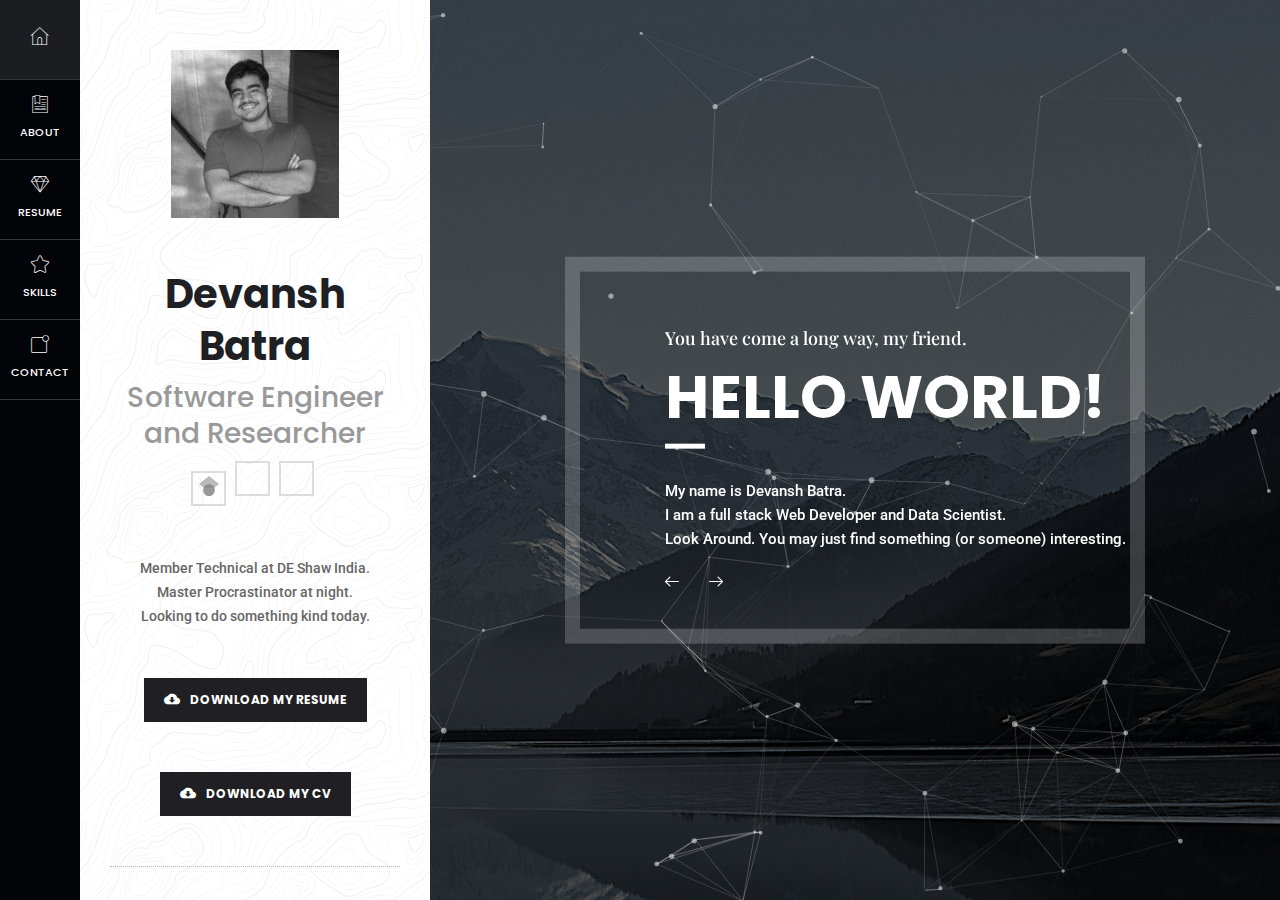
<file: index.html>
<!DOCTYPE html>
<html lang="en">
<head>
    <meta charset="utf-8" >
    <meta name="viewport" content="width=device-width, initial-scale=1, user-scalable=no">
    <title>Devansh Batra</title>

	<meta content="Devansh Batra - Member Technical at DE Shaw India. " name="description">
	<meta content="Devansh Batra, Devansh, Batra, NSIT, Netaji, Subhas, Institute, Technology, engineer, devansh, batra" name="keywords">
	<meta content="Devansh Batra" name="author">

	<meta property="og:site_name" content="-CUSTOMER VALUE-">
	<meta property="og:title" content="-CUSTOMER VALUE-">
	<meta property="og:description" content="-CUSTOMER VALUE-">
	<meta property="og:type" content="website">
	<meta property="og:image" content="-CUSTOMER VALUE-"><!-- link to image for social -->
	<meta property="og:url" content="-CUSTOMER VALUE-">

	<link rel="icon" href="favicon.ico" type="image/x-icon">

    <!-- loading style -->
    <link rel="stylesheet" type="text/css" href="assets/css/loading.css">
    <!-- font icon -->
    <link rel="stylesheet" type="text/css" href="assets/css/fontperstar.css">
    <!-- bootstrap style -->
    <link rel="stylesheet" type="text/css" href="assets/css/lib/bootstrap.min.css">
    <!-- animate style -->
    <link rel="stylesheet" type="text/css" href="assets/css/lib/animate.min.css">
    <!-- owl carousel style -->
    <link rel="stylesheet" type="text/css" href="assets/css/lib/owl.carousel.min.css">
    <!-- main style -->
    <link rel="stylesheet" type="text/css" href="assets/css/main-style.css">
    <!-- embed font -->
    <link href="https://fonts.googleapis.com/css?family=Roboto:300,400" rel="stylesheet">
    <link href="https://fonts.googleapis.com/css?family=Poppins:200,400,700" rel="stylesheet">
    <link href="https://fonts.googleapis.com/css?family=Playfair+Display:400i" rel="stylesheet">
	<link rel="stylesheet" href="https://use.fontawesome.com/releases/v5.5.0/css/all.css" integrity="sha384-B4dIYHKNBt8Bc12p+WXckhzcICo0wtJAoU8YZTY5qE0Id1GSseTk6S+L3BlXeVIU" crossorigin="anonymous">

</head>

<body>
    <!-- LOADING PAGE -->
    <div id="loading" class="animated">
        <div class="circle"></div>
    </div>
    <!-- #LOADING PAGE -->
    <div class="body-overlay"></div>
	<!-- SIDEBAR LEFT -->
	<div class="sidebar-left animated">
        <div id="bars">
            <span class="bar"></span>
        </div>
		<ul class="nav">
			<li><a href="index.html" class="active"><i class="ps ps-home"></i><span>Home</span></a></li>
			<li><a href="about.html"><i class="ps ps-bookmark"></i><span>About</span></a></li>
			<li><a href="resume.html"><i class="ps ps-diamond"></i><span>Resume</span></a></li>
			<li><a href="skill.html"><i class="ps ps-star"></i><span>Skills</span></a></li>
			<!-- <li><a href="portfolio.html"><i class="ps ps-list"></i><span>Portfolio</span></a></li> -->
			<li><a href="contact.html"><i class="ps ps-notification"></i><span>Contact</span></a></li>
		</ul>
	</div>
	<!-- #SIDEBAR LEFT -->
	<!-- VCARD BOX -->
	<div class="vcard-box animated">
		<div class="avatar-section">
			<img src="assets/images/avatar.jpg" alt="avatar" />
		</div>
		<div class="infor-section">
			<h4 class="name-title">Devansh Batra</h4>
			<h5 class="sub-title">Software Engineer and Researcher</h5>
			<ul class="list-social">
				<li><a href="https://scholar.google.co.in/citations?user=IzZcF24AAAAJ&hl=en"><img style="width: 20px; height: 20px; vertical-align: unset;" src="./assets/images/google-scholar.svg"></img></a></li>
				<li><a href="https://www.linkedin.com/in/devanshbatra04"><i class="fab fa-2x fa-linkedin"></i></a></li>
				<li><a href="https://github.com/devanshbatra04/"><i class="fab fa-2x fa-github"></i></a></li>
			</ul>
			<div class="description wrap-text">
				Member Technical at DE Shaw India. <br>
				Master Procrastinator at night. <br>
				Looking to do something kind today. <br>
			</div>
			<div class="btn-downloadcv">
				<a href="assets/resume.pdf"><i class="ps ps-download"></i> Download My Resume</a>
			</div>
			<div class="btn-downloadcv">
				<a href="assets/CV.pdf"><i class="ps ps-download"></i> Download My CV</a>
			</div>
		</div>
		<div class="footer-section">
			<!--<p>&copy; Mr.Dat 2018 . All rights reserved.</p>-->
		</div>
	</div>
	<!-- #VCARD BOX -->
	<!-- CONTENTS -->
	<div class="content-wrap animated">
        <div class="background" style="background-image: url(assets/images/bg/1.jpg);">
            <div id="particles-js"></div>
        </div>

		<div class="content-flex">
            <div class="regtangle"></div>
        </div>

        <div class="c-common">
            <div class="c-common-text">
                <h2 class="pre-header">You have come a long way, my friend.</h2>
                <h1>Hello World!</h1>
                <div class="line"></div>
                <div class="c-common-des wrap-text">My name is Devansh Batra. <br>I am a full stack Web Developer and Data Scientist.
					<br> Look Around. You may just find something (or someone) interesting.
				</div>
                <div class="action-btn">
                    <a href="#" class="preview"><i class="ps ps-left-arrow"></i></a>
                    <a href="#" class="next"><i class="ps ps-right-arrow"></i></a>
                </div>
            </div>
        </div>
	</div>
	<!-- #CONTENTS -->

	<!-- js plugin -->
	<script type="text/javascript" src="assets/js/lib/jquery.min.js"></script>
	<script type="text/javascript" src="assets/js/lib/bootstrap.min.js"></script>
	<script type="text/javascript" src="assets/js/lib/owl.carousel.min.js"></script>
	<script type="text/javascript" src="assets/js/lib/parallax.min.js"></script>
	<script type="text/javascript" src="assets/js/lib/particles.min.js"></script>
	<script type="text/javascript" src="assets/js/functions.js"></script>
</body>
</html>
</file>
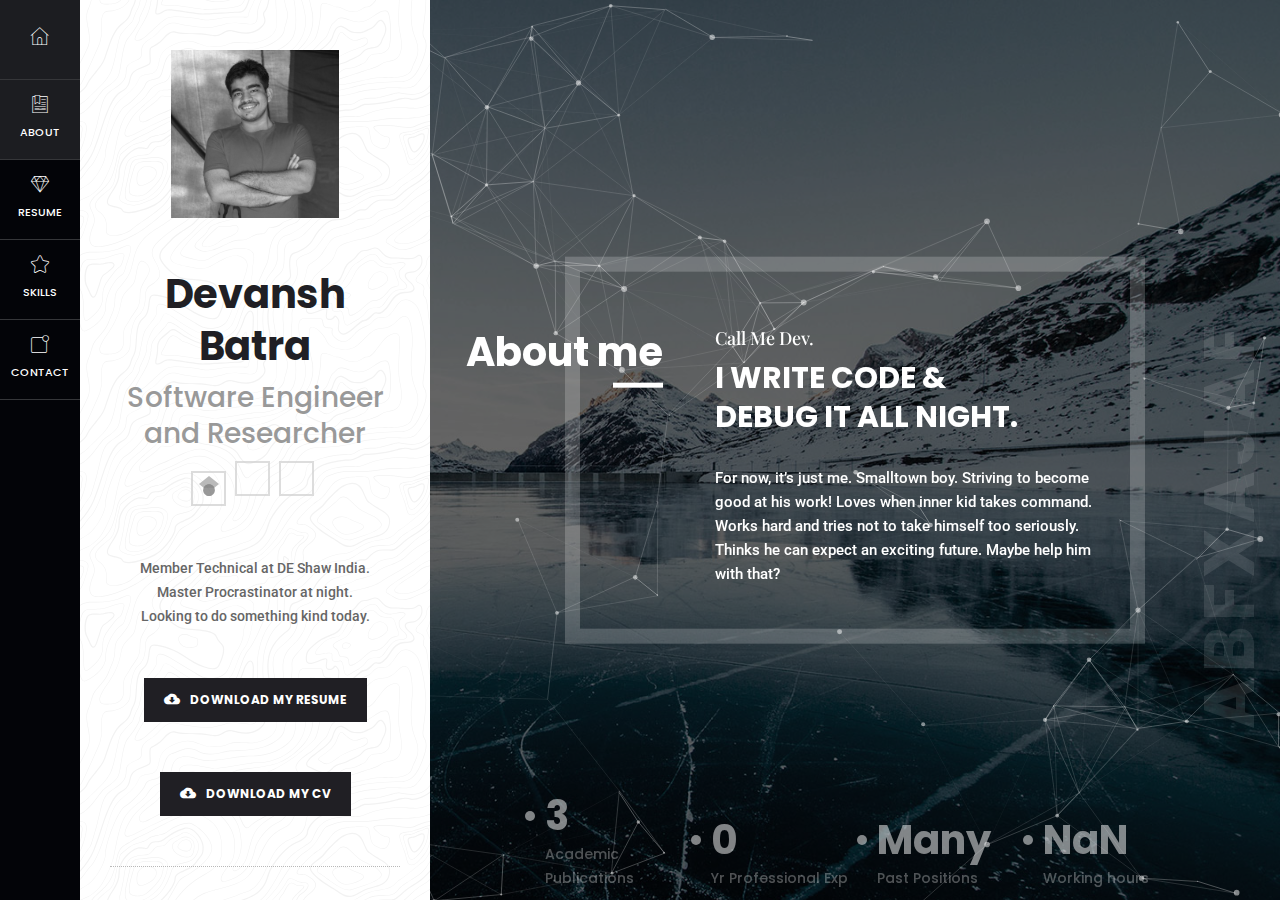
<file: about.html>
<!DOCTYPE html>
<html lang="en">
<head>
    <meta charset="utf-8" >
    <meta name="viewport" content="width=device-width, initial-scale=1, user-scalable=no">
    <title>About Me | Devansh Batra</title>

	<meta content="Devansh Batra - Member Technical at DE Shaw India. " name="description">
	<meta content="Devansh Batra, Devansh, Batra, NSIT, Netaji, Subhas, Institute, Technology, engineer, devansh, batra" name="keywords">
	<meta content="Devansh Batra" name="author">

	<meta property="og:site_name" content="-CUSTOMER VALUE-">
	<meta property="og:title" content="-CUSTOMER VALUE-">
	<meta property="og:description" content="-CUSTOMER VALUE-">
	<meta property="og:type" content="website">
	<meta property="og:image" content="-CUSTOMER VALUE-"><!-- link to image for social -->
	<meta property="og:url" content="-CUSTOMER VALUE-">

	<link rel="icon" href="favicon.ico" type="image/x-icon">

    <!-- loading style -->
    <link rel="stylesheet" type="text/css" href="assets/css/loading.css">
    <!-- font icon -->
    <link rel="stylesheet" type="text/css" href="assets/css/fontperstar.css">
    <!-- bootstrap style -->
    <link rel="stylesheet" type="text/css" href="assets/css/lib/bootstrap.min.css">
    <!-- animate style -->
    <link rel="stylesheet" type="text/css" href="assets/css/lib/animate.min.css">
    <!-- owl carousel style -->
    <link rel="stylesheet" type="text/css" href="assets/css/lib/owl.carousel.min.css">
    <!-- main style -->
    <link rel="stylesheet" type="text/css" href="assets/css/main-style.css">

    <!-- embed font -->
    <link href="https://fonts.googleapis.com/css?family=Roboto:300,400" rel="stylesheet">
    <link href="https://fonts.googleapis.com/css?family=Poppins:200,400,700" rel="stylesheet">
    <link href="https://fonts.googleapis.com/css?family=Playfair+Display:400i" rel="stylesheet">
	<link rel="stylesheet" href="https://use.fontawesome.com/releases/v5.5.0/css/all.css" integrity="sha384-B4dIYHKNBt8Bc12p+WXckhzcICo0wtJAoU8YZTY5qE0Id1GSseTk6S+L3BlXeVIU" crossorigin="anonymous">


</head>

<body>
    <!-- LOADING PAGE -->
    <div id="loading" class="animated">
        <div class="circle"></div>
    </div>
    <!-- #LOADING PAGE -->
    <div class="body-overlay"></div>
	<!-- SIDEBAR LEFT -->
	<div class="sidebar-left animated">
        <div id="bars">
            <span class="bar"></span>
        </div>
		<ul class="nav">
			<li><a href="index.html"><i class="ps ps-home"></i><span>Home</span></a></li>
			<li><a href="about.html" class="active"><i class="ps ps-bookmark"></i><span>About</span></a></li>
			<li><a href="resume.html"><i class="ps ps-diamond"></i><span>Resume</span></a></li>
			<li><a href="skill.html"><i class="ps ps-star"></i><span>Skills</span></a></li>
			<!-- <li><a href="portfolio.html"><i class="ps ps-list"></i><span>Portfolio</span></a></li> -->
			<li><a href="contact.html"><i class="ps ps-notification"></i><span>Contact</span></a></li>
		</ul>
	</div>
	<!-- #SIDEBAR LEFT -->
	<!-- VCARD BOX -->
	<div class="vcard-box animated">
		<div class="avatar-section">
			<img src="assets/images/avatar.jpg" alt="avatar" />
		</div>
		<div class="infor-section">
			<h4 class="name-title">Devansh Batra</h4>
			<h5 class="sub-title">Software Engineer and Researcher</h5>
			<ul class="list-social">
				<li><a target="_blank" href="https://scholar.google.co.in/citations?user=IzZcF24AAAAJ&hl=en"><img style="width: 20px; height: 20px; vertical-align: unset;" src="./assets/images/google-scholar.svg"></img></a></li>
				<li><a target="_blank" href="https://www.linkedin.com/in/devanshbatra04"><i class="fab fa-2x fa-linkedin"></i></a></li>
				<li><a target="_blank" href="https://github.com/devanshbatra04/"><i class="fab fa-2x fa-github"></i></a></li>
			</ul>
			<div class="description wrap-text">
				Member Technical at DE Shaw India. <br>
				Master Procrastinator at night. <br>
				Looking to do something kind today. <br>
			</div>
			<div class="btn-downloadcv">
				<a href="assets/resume.pdf"><i class="ps ps-download"></i> Download My Resume</a>
			</div>
			<div class="btn-downloadcv">
				<a href="assets/CV.pdf"><i class="ps ps-download"></i> Download My CV</a>
			</div>
		</div>
		<div class="footer-section">
			<!--<p>&copy; Mr.Dat 2018 . All rights reserved.</p>-->
		</div>
	</div>
	<!-- #VCARD BOX -->
	<!-- CONTENTS -->
	<div class="content-wrap animated">
        <div class="background" style="background-image: url(assets/images/bg/2.jpg);">
            <div id="particles-js"></div>
        </div>

		<div class="content-flex">
            <div class="regtangle">
                <h3 class="title-pro">About me</h3>
            </div>
        </div>

        <div class="c-common sub-page">
            <div class="c-common-text">
                <h2 class="pre-header">Call Me Dev.</h2>
                <h1>I write code &amp; <br/>debug it all night.</h1>
                <div class="c-common-des wrap-text mt30">For now, it’s just me. Smalltown boy. Striving to become good at his work! Loves when inner kid takes command. Works hard and tries not to take himself too seriously. Thinks he can expect an exciting future. Maybe help him with that?</div>
            </div>
        </div>

		<ul class="list-count clearfix">
			<li><h4 class="counter">5</h4><span>Academic Publications</span></li>
			<li><h4 class="counter">1</h4><span>Yr Professional Exp</span></li>
			<li><h4>Many</h4><span>Past Positions</span></li>
			<li><h4>NaN</h4><span>Working hours</span></li>
		</ul>
		<div class="text-free">ABOUT ME</div>
	</div>
	<!-- #CONTENTS -->

	<!-- js plugin -->
	<script type="text/javascript" src="assets/js/lib/jquery.min.js"></script>
	<script type="text/javascript" src="assets/js/lib/waypoints.min.js"></script>
    <script type="text/javascript" src="assets/js/lib/jquery.counterup.min.js"></script>
	<script type="text/javascript" src="assets/js/lib/bootstrap.min.js"></script>
	<script type="text/javascript" src="assets/js/lib/owl.carousel.min.js"></script>
	<script type="text/javascript" src="assets/js/lib/parallax.min.js"></script>
	<script type="text/javascript" src="assets/js/lib/descrambler.min.js"></script>
	<script type="text/javascript" src="assets/js/lib/particles.min.js"></script>
	<script type="text/javascript" src="assets/js/functions.js"></script>
</body>
</html>
</file>
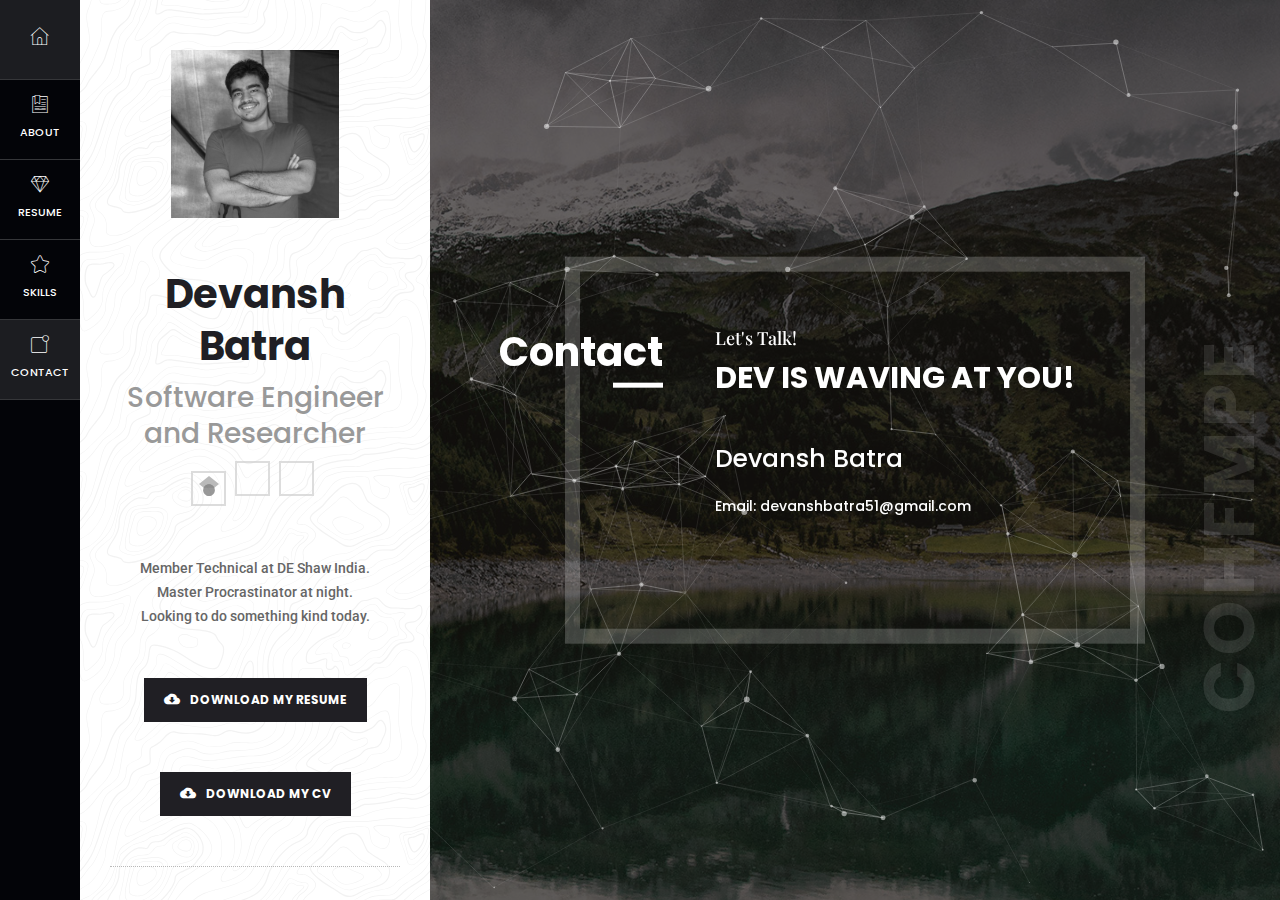
<file: contact.html>
<!DOCTYPE html>
<html lang="en">
<head>
    <meta charset="utf-8" >
    <meta name="viewport" content="width=device-width, initial-scale=1, user-scalable=no">
    <title>Contact | Devansh Batra</title>

	<meta content="Devansh Batra - Member Technical at DE Shaw India. " name="description">
	<meta content="Devansh Batra, Devansh, Batra, NSIT, Netaji, Subhas, Institute, Technology, engineer, devansh, batra" name="keywords">
	<meta content="Devansh Batra" name="author">

	<meta property="og:site_name" content="-CUSTOMER VALUE-">
	<meta property="og:title" content="-CUSTOMER VALUE-">
	<meta property="og:description" content="-CUSTOMER VALUE-">
	<meta property="og:type" content="website">
	<meta property="og:image" content="-CUSTOMER VALUE-"><!-- link to image for social -->
	<meta property="og:url" content="-CUSTOMER VALUE-">

	<link rel="icon" href="favicon.ico" type="image/x-icon">

    <!-- loading style -->
    <link rel="stylesheet" type="text/css" href="assets/css/loading.css">
    <!-- font icon -->
    <link rel="stylesheet" type="text/css" href="assets/css/fontperstar.css">
    <!-- bootstrap style -->
    <link rel="stylesheet" type="text/css" href="assets/css/lib/bootstrap.min.css">
    <!-- animate style -->
    <link rel="stylesheet" type="text/css" href="assets/css/lib/animate.min.css">
    <!-- owl carousel style -->
    <link rel="stylesheet" type="text/css" href="assets/css/lib/owl.carousel.min.css">
    <!-- main style -->
    <link rel="stylesheet" type="text/css" href="assets/css/main-style.css">
    <!-- embed font -->
    <link href="https://fonts.googleapis.com/css?family=Roboto:300,400" rel="stylesheet">
    <link href="https://fonts.googleapis.com/css?family=Poppins:200,400,700" rel="stylesheet">
    <link href="https://fonts.googleapis.com/css?family=Playfair+Display:400i" rel="stylesheet">
	<link rel="stylesheet" href="https://use.fontawesome.com/releases/v5.5.0/css/all.css" integrity="sha384-B4dIYHKNBt8Bc12p+WXckhzcICo0wtJAoU8YZTY5qE0Id1GSseTk6S+L3BlXeVIU" crossorigin="anonymous">
</head>

<body>
    <!-- LOADING PAGE -->
    <div id="loading" class="animated">
        <div class="circle"></div>
    </div>
    <!-- #LOADING PAGE -->
    <div class="body-overlay"></div>
	<!-- SIDEBAR LEFT -->
	<div class="sidebar-left animated">
        <div id="bars">
            <span class="bar"></span>
        </div>
		<ul class="nav">
			<li><a href="index.html"><i class="ps ps-home"></i><span>Home</span></a></li>
			<li><a href="about.html"><i class="ps ps-bookmark"></i><span>About</span></a></li>
			<li><a href="resume.html"><i class="ps ps-diamond"></i><span>Resume</span></a></li>
			<li><a href="skill.html"><i class="ps ps-star"></i><span>Skills</span></a></li>
			<!-- <li><a href="portfolio.html"><i class="ps ps-list"></i><span>Portfolio</span></a></li> -->
			<li><a href="contact.html" class="active"><i class="ps ps-notification"></i><span>Contact</span></a></li>
		</ul>
	</div>
	<!-- #SIDEBAR LEFT -->
	<!-- VCARD BOX -->
	<div class="vcard-box animated">
		<div class="avatar-section">
			<img src="assets/images/avatar.jpg" alt="avatar" />
		</div>
		<div class="infor-section">
			<h4 class="name-title">Devansh Batra</h4>
			<h5 class="sub-title">Software Engineer and Researcher</h5>
			<ul class="list-social">
				<li><a target="_blank" href="https://scholar.google.co.in/citations?user=IzZcF24AAAAJ&hl=en"><img style="width: 20px; height: 20px; vertical-align: unset;" src="./assets/images/google-scholar.svg"></img></a></li>
				<li><a target="_blank" href="https://www.linkedin.com/in/devanshbatra04"><i class="fab fa-2x fa-linkedin"></i></a></li>
				<li><a target="_blank" href="https://github.com/devanshbatra04/"><i class="fab fa-2x fa-github"></i></a></li>
			</ul>
			<div class="description wrap-text">
				Member Technical at DE Shaw India. <br>
				Master Procrastinator at night. <br>
				Looking to do something kind today. <br>
			</div>
			<div class="btn-downloadcv">
				<a href="assets/resume.pdf"><i class="ps ps-download"></i> Download My Resume</a>
			</div>
			<div class="btn-downloadcv">
				<a href="assets/CV.pdf"><i class="ps ps-download"></i> Download My CV</a>
			</div>
		</div>
		<div class="footer-section">
			<!--<p>&copy; Mr.Dat 2018 . All rights reserved.</p>-->
		</div>
	</div>
	<!-- #VCARD BOX -->
	<!-- CONTENTS -->
	<div class="content-wrap animated">
        <div class="background" style="background-image: url(assets/images/bg/6.jpg);">
            <div id="particles-js"></div>
        </div>

        <div class="content-flex">
            <div class="regtangle">
                <h3 class="title-pro">Contact</h3>
            </div>
        </div>

        <div class="c-common sub-page">
            <div class="c-common-text">
                <h2 class="pre-header">Let's Talk!</h2>
                <h1>Dev is waving at you!</h1>
                <div class="contact-info">
                    <span>Devansh Batra</span>
                    <ul>
                        <li>Email: devanshbatra51@gmail.com</li>
                        <!--<li>Fax: +1 999 888 666</li>-->
                    </ul>
                </div>
            </div>
        </div>

		<div class="text-free">CONTACT</div>
	</div>
	<!-- #CONTENTS -->

	<!-- js plugin -->
	<script type="text/javascript" src="assets/js/lib/jquery.min.js"></script>
	<script type="text/javascript" src="assets/js/lib/bootstrap.min.js"></script>
	<script type="text/javascript" src="assets/js/lib/owl.carousel.min.js"></script>
	<script type="text/javascript" src="assets/js/lib/parallax.min.js"></script>
	<script type="text/javascript" src="assets/js/lib/descrambler.min.js"></script>
	<script type="text/javascript" src="assets/js/lib/particles.min.js"></script>
	<script type="text/javascript" src="assets/js/functions.js"></script>
</body>
</html>
</file>
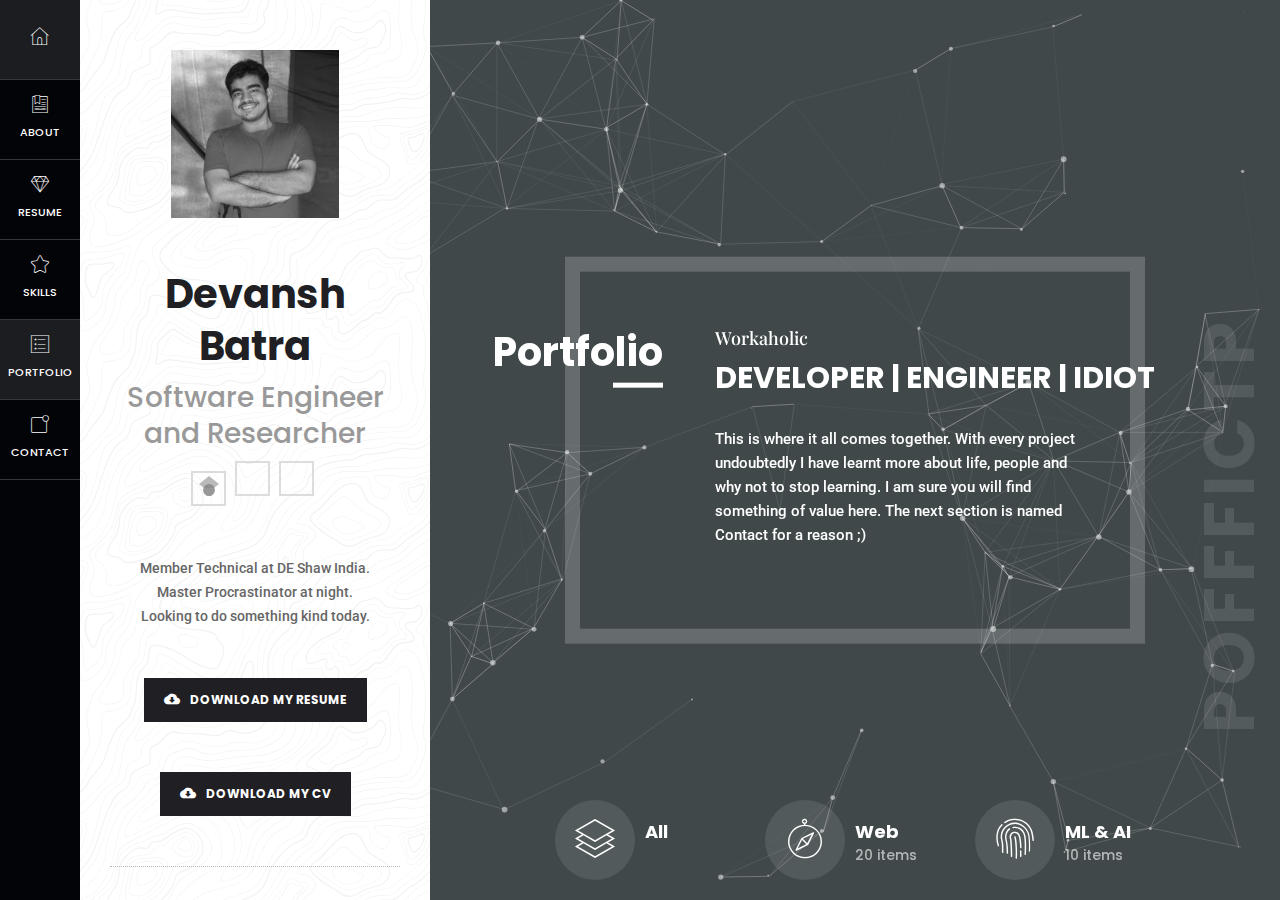
<file: portfolio.html>
<!DOCTYPE html>
<html lang="en">
<head>
    <meta charset="utf-8" >
    <meta name="viewport" content="width=device-width, initial-scale=1, user-scalable=no">
    <title>Portfolio | Devansh Batra</title>

	<meta content="Devansh Batra - Member Technical at DE Shaw India. " name="description">
	<meta content="Devansh Batra, Devansh, Batra, NSIT, Netaji, Subhas, Institute, Technology, engineer, devansh, batra" name="keywords">
	<meta content="Devansh Batra" name="author">

	<meta property="og:site_name" content="-CUSTOMER VALUE-">
	<meta property="og:title" content="-CUSTOMER VALUE-">
	<meta property="og:description" content="-CUSTOMER VALUE-">
	<meta property="og:type" content="website">
	<meta property="og:image" content="-CUSTOMER VALUE-"><!-- link to image for social -->
	<meta property="og:url" content="-CUSTOMER VALUE-">

	<link rel="icon" href="favicon.ico" type="image/x-icon">

    <!-- loading style -->
    <link rel="stylesheet" type="text/css" href="assets/css/loading.css">
    <!-- font icon -->
    <link rel="stylesheet" type="text/css" href="assets/css/fontperstar.css">
    <!-- bootstrap style -->
    <link rel="stylesheet" type="text/css" href="assets/css/lib/bootstrap.min.css">
    <!-- animate style -->
    <link rel="stylesheet" type="text/css" href="assets/css/lib/animate.min.css">
    <!-- owl carousel style -->
    <link rel="stylesheet" type="text/css" href="assets/css/lib/owl.carousel.min.css">
    <!-- main style -->
    <link rel="stylesheet" type="text/css" href="assets/css/main-style.css">
    <!-- embed font -->
    <link href="https://fonts.googleapis.com/css?family=Roboto:300,400" rel="stylesheet">
    <link href="https://fonts.googleapis.com/css?family=Poppins:200,400,700" rel="stylesheet">
    <link href="https://fonts.googleapis.com/css?family=Playfair+Display:400i,700" rel="stylesheet">
	<link rel="stylesheet" href="https://use.fontawesome.com/releases/v5.5.0/css/all.css" integrity="sha384-B4dIYHKNBt8Bc12p+WXckhzcICo0wtJAoU8YZTY5qE0Id1GSseTk6S+L3BlXeVIU" crossorigin="anonymous">
</head>

<body>
    <!-- LOADING PAGE -->
    <div id="loading" class="animated">
        <div class="circle"></div>
    </div>
    <!-- #LOADING PAGE -->
    <div class="body-overlay"></div>
	<!-- SIDEBAR LEFT -->
	<div class="sidebar-left animated">
        <div id="bars">
            <span class="bar"></span>
        </div>
		<ul class="nav">
			<li><a href="index.html"><i class="ps ps-home"></i><span>Home</span></a></li>
			<li><a href="about.html"><i class="ps ps-bookmark"></i><span>About</span></a></li>
			<li><a href="resume.html"><i class="ps ps-diamond"></i><span>Resume</span></a></li>
			<li><a href="skill.html"><i class="ps ps-star"></i><span>Skills</span></a></li>
			<li><a href="portfolio.html" class="active"><i class="ps ps-list"></i><span>Portfolio</span></a></li>
			<li><a href="contact.html"><i class="ps ps-notification"></i><span>Contact</span></a></li>
		</ul>
	</div>
	<!-- #SIDEBAR LEFT -->
	<!-- VCARD BOX -->
	<div class="vcard-box animated">
		<div class="avatar-section">
			<img src="assets/images/avatar.jpg" alt="avatar" />
		</div>
		<div class="infor-section">
			<h4 class="name-title">Devansh Batra</h4>
			<h5 class="sub-title">Software Engineer and Researcher</h5>
			<ul class="list-social">
				<li><a target="_blank" href="https://scholar.google.co.in/citations?user=IzZcF24AAAAJ&hl=en"><img style="width: 20px; height: 20px; vertical-align: unset;" src="./assets/images/google-scholar.svg"></img></a></li>
				<li><a target="_blank" href="https://www.linkedin.com/in/devanshbatra04"><i class="fab fa-2x fa-linkedin"></i></a></li>
				<li><a target="_blank" href="https://github.com/devanshbatra04/"><i class="fab fa-2x fa-github"></i></a></li>
			</ul>
			<div class="description wrap-text">
				Member Technical at DE Shaw India. <br>
				Master Procrastinator at night. <br>
				Looking to do something kind today. <br>
			</div>
			<div class="btn-downloadcv">
				<a href="assets/resume.pdf"><i class="ps ps-download"></i> Download My Resume</a>
			</div>
			<div class="btn-downloadcv">
				<a href="assets/CV.pdf"><i class="ps ps-download"></i> Download My CV</a>
			</div>
		</div>
		<div class="footer-section">
			<!--<p>&copy; Mr.Dat 2018 . All rights reserved.</p>-->
		</div>
	</div>
	<!-- #VCARD BOX -->
	<!-- CONTENTS -->
	<div class="content-wrap animated">
        <div class="background" style="background-image: url(assets/images/bg/5.jpg);">
            <div id="particles-js"></div>
        </div>

		<div class="content-flex">
            <div class="regtangle">
                <h3 class="title-pro">Portfolio</h3>
            </div>
        </div>

        <div class="c-common sub-page">
            <div class="c-common-text">
                <h2 class="pre-header">Workaholic</h2>
                <h1>Developer | Engineer | Idiot</h1>
                <div class="c-common-des wrap-text mt30">This is where it all comes together. With every project undoubtedly I have learnt more about life, people and why not to stop learning. I am sure you will find something of value here. The next section is named Contact for a reason ;) 	</div>
            </div>
        </div>

		<div class="portfolio-list">
			<div class="owl-carousel portfolio-ca">
				<div class="showmodal clearfix">
					<a href="#zero"><i class="ps ps-layers"></i></a>
					<div class="text-inslide">
						<h4>All</h4>
						<!--<span>120 items</span>-->
					</div>
				</div>
				<div class="showmodal clearfix">
					<a href="#one"><i class="ps ps-compass"></i></a>
					<div  class="text-inslide">
						<h4>Web</h4>
						<span>20 items</span>
					</div>
				</div>
				<div class="showmodal clearfix">
					<a href="#two"><i class="ps ps-fingerprint"></i></a>
					<div class="text-inslide">
						<h4>ML & AI</h4>
						<span>10 items</span>
					</div>
				</div>
				<!--<div class="showmodal clearfix">-->
					<!--<a href="#three"><i class="ps ps-umbrella"></i></a>-->
					<!--<div class="text-inslide">-->
						<!--<h4>Future</h4>-->
						<!--<span>10 items</span>-->
					<!--</div>-->
				<!--</div>-->
			</div>
		</div>
        <div class="text-free">Portfolio</div>
	</div>
	<!-- #CONTENTS -->
	<!-- RESUME CONTENTS MODAL -->
	<div class="resume-contents">
		<div class="content-modal modal-portfolio">
			<span class="closer-resume"><i class="ps ps-multiply"></i></span>
			<div class="owl-carousel">
				<!--////-->
				<div class="item" data-hash="zero">
					<div class="cm-wraper cm-portfolio">
						<div class="content-modal-header">
							<div class="cmh-left">
								<span class="cmhl-sub-title">All of it</span>
								<span class="cmhl-main-title">All</span>
							</div>
							<div class="cmh-textbg">PORTFOLIO</div>
						</div>
						<div class="content-modal-middle">
							<div class="list-portfolio-images clearfix">
								<figure class="snip1158 white">
									<span><img src="assets/images/portfolio/web/grubx.png" alt="sample21"/></span>
									<a href="http://grubx.in">Grubx - Backend</a>
								</figure>
								<figure class="snip1158 white">
									<span><img src="assets/images/portfolio/web/eventox.png" alt="sample"/></span>
									<a href="http://prototype.eventox.in">Eventox 1.0</a>
								</figure>
								<figure class="snip1158 white">
									<span><img src="assets/images/portfolio/web/str.png" alt="sample68"/></span>
									<a href="http://smarttrafficrouting.grubx.in/">Smart Traffic Routing - Web</a>
								</figure>
								<figure class="snip1158 white">
									<span><img src="assets/images/portfolio/web/track-vehicle.png" alt="sample"/></span>
									<a href="#">Vehicle Track</a>
								</figure>
								<figure class="snip1158 white">
									<span><img src="assets/images/portfolio/web/xotica.png" alt="sample68"/></span>
									<a href="http://desolate-plateau-82233.herokuapp.com">Xotica - A venue rental service</a>
								</figure>
								<figure class="snip1158 white">
									<span><img src="assets/images/portfolio/web/researchgate.png" alt="sample21"/></span>
									<a href="http://researchgate.isa-nsit.in/">Research Gate | ISA - NSIT</a>
								</figure>
								<figure class="snip1158 white">
									<span><img src="assets/images/portfolio/web/drishti.png" alt="sample68"/>Drishti AI - API</span>
									<a href="#"></a>
								</figure>
								<figure class="snip1158 white">
									<span><img src="assets/images/portfolio/web/hackrupt.png	" alt="sample21"/></span>
									<a href="http://hackrupt.consiliumnsit.com">Hackrupt</a>
								</figure>

								<figure class="snip1158 white">
									<span><img src="assets/images/portfolio/web/hackokfinal.png" alt="sample"/></span>
									<a href="http://hackokplease.csinsit.org/">HackOkPlease</a>
								</figure>
								<figure class="snip1158 white">
									<span><img src="assets/images/portfolio/ML/traffic-light-2.png" alt="sample21"/></span>
									<a href="https://www.youtube.com/watch?v=0C18KYkTDVk">Traffic Light Automation with Traffic Monitoring</a>
								</figure>
								<figure class="snip1158 white">
									<span><img src="assets/images/portfolio/ML/number-plate.png" alt="sample68"/></span>
									<a href="https://www.youtube.com/watch?v=f1Wfo761u1k">Number Plate Recognition &amp Theft Recovery</a>
								</figure>
								<figure class="snip1158 white">
									<span><img src="assets/images/portfolio/ML/drishti-ml.png" alt="sample"/></span>
									<a href="https://github.com/devanshbatra04/drishti-ai/blob/master/proto1.ipynb">Drishti - Walking Assistant For the Blind</a>
								</figure>
								<figure class="snip1158 white">
									<span><img src="assets/images/portfolio/web/str.png" alt="sample68"/></span>
									<a href="https://www.youtube.com/watch?v=uzN9P9wuifw">Smart Traffic Routing - ML</a>
								</figure>
							</div>
						</div>
					</div>
					<div class="cm-overlay"></div>
					<div class="cm-background" style="background-image: url('assets/images/bg/5.jpg');"></div>
				</div>
				<!--////-->
				<div class="item" data-hash="one">
					<div class="cm-wraper cm-portfolio">
						<div class="content-modal-header">
							<div class="cmh-left">
								<span class="cmhl-sub-title">!HTML Part of it</span>
								<span class="cmhl-main-title">Website</span>
							</div>
							<div class="cmh-textbg">PORTFOLIO</div>
						</div>
						<div class="content-modal-middle">
							<div class="list-portfolio-images clearfix">
								<figure class="snip1158 white">
									<span><img src="assets/images/portfolio/web/grubx.png" alt="sample21"/></span>
									<a href="http://grubx.in">Grubx - Backend</a>
								</figure>
								<figure class="snip1158 white">
									<span><img src="assets/images/portfolio/web/eventox.png" alt="sample"/></span>
									<a href="http://prototype.eventox.in">Eventox 1.0</a>
								</figure>
								<figure class="snip1158 white">
									<span><img src="assets/images/portfolio/web/str.png" alt="sample68"/></span>
									<a href="http://smarttrafficrouting.grubx.in/">Smart Traffic Routing - Web</a>
								</figure>
								<figure class="snip1158 white">
									<span><img src="assets/images/portfolio/web/track-vehicle.png" alt="sample"/></span>
									<a href="#">Vehicle Track</a>
								</figure>
								<figure class="snip1158 white">
									<span><img src="assets/images/portfolio/web/xotica.png" alt="sample68"/></span>
									<a href="http://desolate-plateau-82233.herokuapp.com">Xotica - A venue rental service</a>
								</figure>
								<figure class="snip1158 white">
									<span><img src="assets/images/portfolio/web/researchgate.png" alt="sample21"/></span>
									<a href="http://researchgate.isa-nsit.in/">Research Gate | ISA - NSIT</a>
								</figure>
								<figure class="snip1158 white">
									<span><img src="assets/images/portfolio/web/drishti.png" alt="sample68"/>Drishti AI - API</span>
									<a href="#"></a>
								</figure>
								<figure class="snip1158 white">
									<span><img src="assets/images/portfolio/web/hackrupt.png	" alt="sample21"/></span>
									<a href="http://hackrupt.consiliumnsit.com">Hackrupt</a>
								</figure>

								<figure class="snip1158 white">
									<span><img src="assets/images/portfolio/web/hackokfinal.png" alt="sample"/></span>
									<a href="http://hackokplease.csinsit.org/">HackOkPlease</a>
								</figure>

							</div>
						</div>
					</div>
					<div class="cm-overlay"></div>
					<div class="cm-background" style="background-image: url('assets/images/bg/5.jpg');"></div>
				</div>
				<!--////-->
				<div class="item" data-hash="two">
					<div class="cm-wraper cm-portfolio">
						<div class="content-modal-header">
							<div class="cmh-left">
								<span class="cmhl-sub-title">Neural Part of It</span>
								<span class="cmhl-main-title">ML/AI</span>
							</div>
							<div class="cmh-textbg">PORTFOLIO</div>
						</div>
						<div class="content-modal-middle">
							<div class="list-portfolio-images clearfix">
								<figure class="snip1158 white">
									<span><img src="assets/images/portfolio/ML/traffic-light-2.png" alt="sample21"/></span>
									<a href="https://www.youtube.com/watch?v=0C18KYkTDVk">Traffic Light Automation with Traffic Monitoring</a>
								</figure>
								<figure class="snip1158 white">
									<span><img src="assets/images/portfolio/ML/number-plate.png" alt="sample68"/></span>
									<a href="https://www.youtube.com/watch?v=f1Wfo761u1k">Number Plate Recognition &amp Theft Recovery</a>
								</figure>
								<figure class="snip1158 white">
									<span><img src="assets/images/portfolio/ML/drishti-ml.png" alt="sample"/></span>
									<a href="https://github.com/devanshbatra04/drishti-ai/blob/master/proto1.ipynb">Drishti - Walking Assistant For the Blind</a>
								</figure>
								<figure class="snip1158 white">
									<span><img src="assets/images/portfolio/web/str.png" alt="sample68"/></span>
									<a href="https://www.youtube.com/watch?v=uzN9P9wuifw">Smart Traffic Routing - ML</a>
								</figure>
							</div>
						</div>
					</div>
					<div class="cm-overlay"></div>
					<div class="cm-background" style="background-image: url('assets/images/bg/5.jpg');"></div>
				</div>
				<!--////-->
				<div class="item" data-hash="three">
					<div class="cm-wraper cm-portfolio">
						<div class="content-modal-header">
							<div class="cmh-left">
								<span class="cmhl-sub-title">Unplanned and Unborn Part of it.</span>
								<span class="cmhl-main-title">Future</span>
							</div>
							<div class="cmh-textbg">PORTFOLIO</div>
						</div>
						<div class="content-modal-middle">
							<div class="list-portfolio-images clearfix">
								<figure class="snip1158 white">
									<span><img src="assets/images/portfolio/1.jpg" alt="sample21"/></span>
									<a href="#"></a>
								</figure>
								<figure class="snip1158 white">
									<span><img src="assets/images/portfolio/2.jpg" alt="sample68"/></span>
									<a href="#"></a>
								</figure>
								<figure class="snip1158 white">
									<span><img src="assets/images/portfolio/3.jpg" alt="sample"/></span>
									<a href="#"></a>
								</figure>
								<figure class="snip1158 white">
									<span><img src="assets/images/portfolio/4.jpg" alt="sample21"/></span>
									<a href="#"></a>
								</figure>
								<figure class="snip1158 white">
									<span><img src="assets/images/portfolio/5.jpg" alt="sample68"/></span>
									<a href="#"></a>
								</figure>
								<figure class="snip1158 white">
									<span><img src="assets/images/portfolio/6.jpg" alt="sample"/></span>
									<a href="#"></a>
								</figure>
								<figure class="snip1158 white">
									<span><img src="assets/images/portfolio/4.jpg" alt="sample21"/></span>
									<a href="#"></a>
								</figure>
								<figure class="snip1158 white">
									<span><img src="assets/images/portfolio/5.jpg" alt="sample68"/></span>
									<a href="#"></a>
								</figure>
								<figure class="snip1158 white">
									<span><img src="assets/images/portfolio/6.jpg" alt="sample"/></span>
									<a href="#"></a>
								</figure>
							</div>
						</div>
					</div>
					<div class="cm-overlay"></div>
					<div class="cm-background" style="background-image: url('assets/images/bg/5.jpg');"></div>
				</div>
			</div>
			<div class="content-modal-footer clearfix">
				<!--<div class="cmfp-left">Show: 100/100</div>-->
				<div class="cmfp-right">
                    <a class="secondary url" href="#zero">All</a>
                    <a class="secondary url" href="#one">Web</a>
                    <a class="secondary url" href="#two">ML/AI</a>
                    <a class="secondary url" href="#three">Future</a>
                </div>
			</div>
		</div>
	</div>
	<!-- Popup detail portfolio -->
	<div class="popup-detail-portfolio">
		<span class="closer-popup-port"><i class="ps ps-multiply"></i></span>
		<div class="pdp-wrap clearfix">
			<div class="pdp-wrap-left">
				<ul class="clearfix">
					<li><img src="assets/images/portfolio/1-lage.jpg" alt="images"></li>
					<li><img src="assets/images/portfolio/1-lage.jpg" alt="images"></li>
				</ul>
			</div>
			<div class="pdp-wrap-right">
				<h3 class="pdpwr-title pre-header">Not populated yet</h3>
				<p class="pdpwr-des">Lots of projects underway | will be updated on vacation</p>
				<div class="line grey"></div>
				<div class="pdpwr-content wrap-text">
					<strong>Mission</strong><br/>Sed ut perspiciatis unde omnis iste natus error sit voluptatem accusantium doloremque laudantium, totam rem aperiam, eaque ipsa quae ab illo inventore veritatis et quasi architecto beatae vitae dicta sunt explicabo.<br/>
					<a class="links" href="#">Visit website</a>
					<div class="mt20">Share:</div>
					<!--<ul class="list-social">-->
						<!--<li class="facebook"><a href="#"><i class="ps ps-facebook"></i></a></li>-->
                        <!--<li class="googleplus"><a href="#"><i class="ps ps-googleplus"></i></a></li>-->
                        <!--<li class="twitter"><a href="#"><i class="ps ps-twitter"></i></a></li>-->
                        <!--<li class="behance"><a href="#"><i class="ps ps-behance"></i></a></li>-->
					<!--</ul>-->
				</div>
			</div>
		</div>
		<div class="dpd-overlay"></div>
	</div>
	<!-- #Popup detail portfolio -->
	<!-- #RESUME CONTENTS MODAL -->

	<!-- js plugin -->
	<script type="text/javascript" src="assets/js/lib/jquery.min.js"></script>
	<script type="text/javascript" src="assets/js/lib/waypoints.min.js"></script>
    <script type="text/javascript" src="assets/js/lib/jquery.counterup.min.js"></script>
	<script type="text/javascript" src="assets/js/lib/bootstrap.min.js"></script>
	<script type="text/javascript" src="assets/js/lib/owl.carousel.min.js"></script>
	<script type="text/javascript" src="assets/js/lib/parallax.min.js"></script>
	<script type="text/javascript" src="assets/js/lib/descrambler.min.js"></script>
	<script type="text/javascript" src="assets/js/lib/particles.min.js"></script>
	<script type="text/javascript" src="assets/js/functions.js"></script>
</body>
</html>
</file>
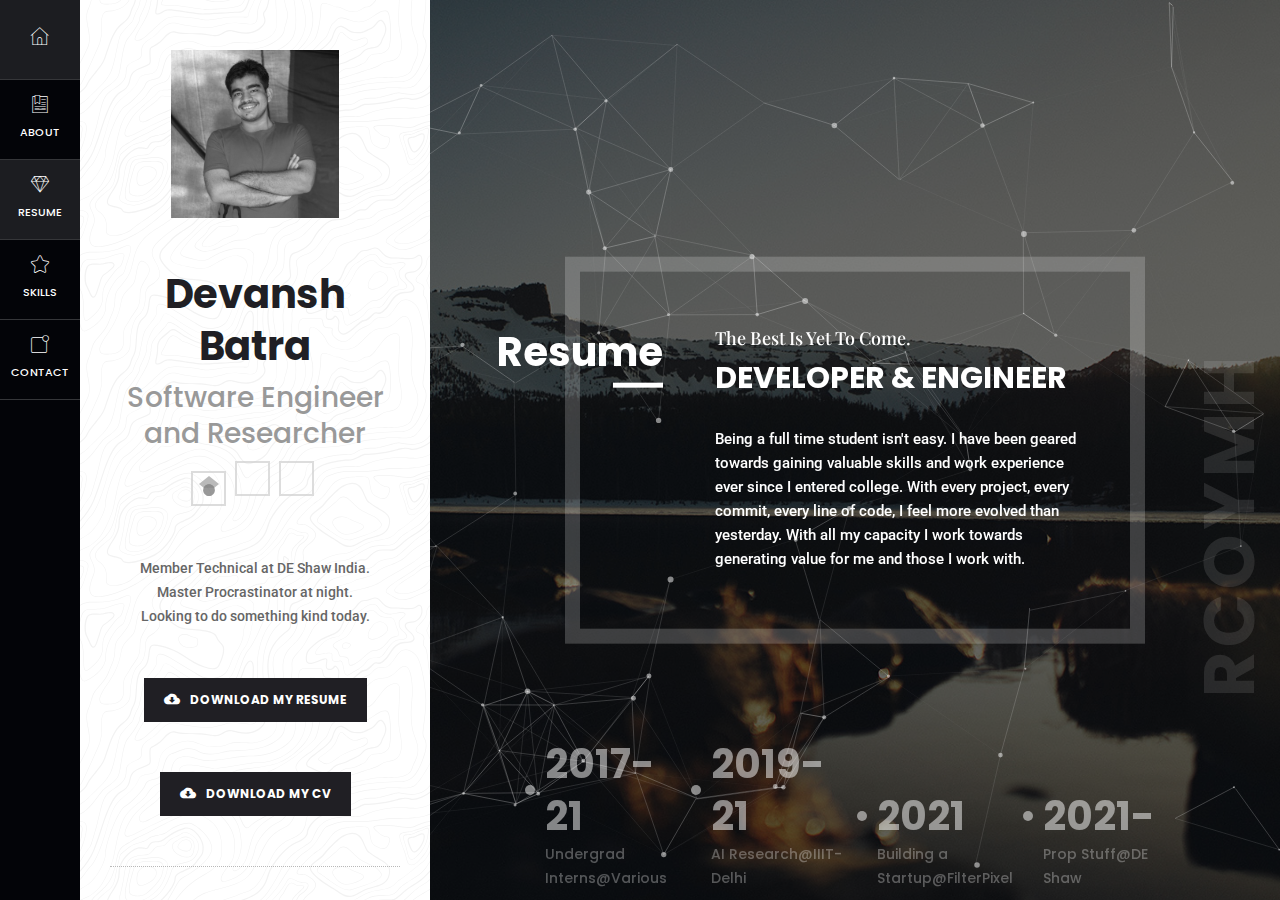
<file: resume.html>
<!DOCTYPE html>
<html lang="en">
<head>
    <meta charset="utf-8" >
    <meta name="viewport" content="width=device-width, initial-scale=1, user-scalable=no">
    <title>My Resume | Devansh Batra</title>

	<meta content="Devansh Batra - Member Technical at DE Shaw India. " name="description">
	<meta content="Devansh Batra, Devansh, Batra, NSIT, Netaji, Subhas, Institute, Technology, engineer, devansh, batra" name="keywords">
	<meta content="Devansh Batra" name="author">

	<meta property="og:site_name" content="-CUSTOMER VALUE-">
	<meta property="og:title" content="-CUSTOMER VALUE-">
	<meta property="og:description" content="-CUSTOMER VALUE-">
	<meta property="og:type" content="website">
	<meta property="og:image" content="-CUSTOMER VALUE-"><!-- link to image for social -->
	<meta property="og:url" content="-CUSTOMER VALUE-">

	<link rel="icon" href="favicon.ico" type="image/x-icon">

    <!-- loading style -->
    <link rel="stylesheet" type="text/css" href="assets/css/loading.css">
    <!-- font icon -->
    <link rel="stylesheet" type="text/css" href="assets/css/fontperstar.css">
    <!-- bootstrap style -->
    <link rel="stylesheet" type="text/css" href="assets/css/lib/bootstrap.min.css">
    <!-- animate style -->
    <link rel="stylesheet" type="text/css" href="assets/css/lib/animate.min.css">
    <!-- owl carousel style -->
    <link rel="stylesheet" type="text/css" href="assets/css/lib/owl.carousel.min.css">
    <!-- main style -->
    <link rel="stylesheet" type="text/css" href="assets/css/main-style.css">
    <!-- embed font -->
    <link href="https://fonts.googleapis.com/css?family=Roboto:300,400" rel="stylesheet">
    <link href="https://fonts.googleapis.com/css?family=Poppins:200,400,700" rel="stylesheet">
    <link href="https://fonts.googleapis.com/css?family=Playfair+Display:400i" rel="stylesheet">
	<link rel="stylesheet" href="https://use.fontawesome.com/releases/v5.5.0/css/all.css" integrity="sha384-B4dIYHKNBt8Bc12p+WXckhzcICo0wtJAoU8YZTY5qE0Id1GSseTk6S+L3BlXeVIU" crossorigin="anonymous">
</head>

<body>
    <!-- LOADING PAGE -->
    <div id="loading" class="animated">
        <div class="circle"></div>
    </div>
    <!-- #LOADING PAGE -->
    <div class="body-overlay"></div>
	<!-- SIDEBAR LEFT -->
	<div class="sidebar-left animated">
        <div id="bars">
            <span class="bar"></span>
        </div>
		<ul class="nav">
			<li><a href="index.html"><i class="ps ps-home"></i><span>Home</span></a></li>
			<li><a href="about.html"><i class="ps ps-bookmark"></i><span>About</span></a></li>
			<li><a href="resume.html" class="active"><i class="ps ps-diamond"></i><span>Resume</span></a></li>
			<li><a href="skill.html"><i class="ps ps-star"></i><span>Skills</span></a></li>
			<!-- <li><a href="portfolio.html"><i class="ps ps-list"></i><span>Portfolio</span></a></li> -->
			<li><a href="contact.html"><i class="ps ps-notification"></i><span>Contact</span></a></li>
		</ul>
	</div>
	<!-- #SIDEBAR LEFT -->
	<!-- VCARD BOX -->
	<div class="vcard-box animated">
		<div class="avatar-section">
			<img src="assets/images/avatar.jpg" alt="avatar" />
		</div>
		<div class="infor-section">
			<h4 class="name-title">Devansh Batra</h4>
			<h5 class="sub-title">Software Engineer and Researcher</h5>
			<ul class="list-social">
				<li><a target="_blank" href="https://scholar.google.co.in/citations?user=IzZcF24AAAAJ&hl=en"><img style="width: 20px; height: 20px; vertical-align: unset;" src="./assets/images/google-scholar.svg"></img></a></li>
				<li><a target="_blank" href="https://www.linkedin.com/in/devanshbatra04"><i class="fab fa-2x fa-linkedin"></i></a></li>
				<li><a target="_blank" href="https://github.com/devanshbatra04/"><i class="fab fa-2x fa-github"></i></a></li>
			</ul>
			<div class="description wrap-text">
				Member Technical at DE Shaw India. <br>
				Master Procrastinator at night. <br>
				Looking to do something kind today. <br>
			</div>
			<div class="btn-downloadcv">
				<a href="assets/resume.pdf"><i class="ps ps-download"></i> Download My Resume</a>
			</div>
			<div class="btn-downloadcv">
				<a href="assets/CV.pdf"><i class="ps ps-download"></i> Download My CV</a>
			</div>
		</div>
		<div class="footer-section">
			<!--<p>&copy; Mr.Dat 2018 . All rights reserved.</p>-->
		</div>
	</div>
	<!-- #VCARD BOX -->
	<!-- CONTENTS -->
	<div class="content-wrap animated">
        <div class="background" style="background-image: url(assets/images/bg/3.jpg);">
            <div id="particles-js"></div>
        </div>

		<div class="content-flex">
            <div class="regtangle">
                <h3 class="title-pro">Resume</h3>
            </div>
        </div>

        <div class="c-common sub-page">
            <div class="c-common-text">
                <h2 class="pre-header">The Best Is Yet To Come.</h2>
                <h1>Developer &amp; Engineer <br/></h1>
                <div class="c-common-des wrap-text mt30">Being a full time student isn't easy. I have been geared towards gaining valuable skills and work experience ever since I entered college. With every project, every commit, every line of code, I feel more evolved than yesterday. With all my capacity I work towards generating value for me and those I work with.</div>
            </div>
        </div>

		<ul class="list-count years-resume clearfix">
			<li><a class="showmodal secondary url" href="#student"><h4>2017-21</h4><span>Undergrad Interns@Various</span></a></li>
			<li><a class="showmodal secondary url" href="#research"><h4>2019-21</h4><span>AI Research@IIIT-Delhi</span></a></li>
			<li><a class="showmodal secondary url" href="#filterpixel"><h4>2021</h4><span>Building a Startup@FilterPixel</span></a></li>
			<li><a class="showmodal secondary url" href="#desis"><h4>2021-</h4><span>Prop Stuff@DE Shaw</span></a></li>
		</ul>
		<div class="text-free">Resume</div>
	</div>
	<!-- #CONTENTS -->
	<!-- RESUME CONTENTS MODAL -->
	<div class="resume-contents">
		<div class="content-modal">
			<span class="closer-resume"><i class="ps ps-multiply"></i></span>
			<div class="resume-modal">
				<div class="owl-carousel">
					<div class="item" data-hash="student">
						<div class="cm-wraper">
							<div class="content-modal-header">
								<div class="cmh-left">
									<span class="cmhl-sub-title">Pursuing Bachelor of Engineering in Information Technology, 2017-2021</span>
									<span class="cmhl-main-title">Netaji Subhas Institute of Technology, Delhi University</span>
								</div>
								<div class="cmh-textbg">MY RESUME</div>
							</div>
							<div class="content-modal-middle">
								<div class="cmm-image">
									<img loading=lazy src="assets/images/nsit_small.jpg" alt="resume">
									<span style="width: 256px; height:185px;" class="border-img"></span>
								</div>
								<div class="cmm-contents">
									<!--<a href="#" class="link-web">www.myresume.com</a>-->
									<div class="wrap-text mt30">
										<p>Cum. GPA 8.63</p>
										<p>The place I came to call home. I had been involved in several student initiatives, stepping out of my comfort zone to make things happen. From organizing hackathons, to winning them, this is where it all started. I found my skills in creative writing, and a trove of amazing highly motivated people. </p>
										<p>I am very thankful to the following places where I worked at during the first couple of years of my undergraduate studies.</p>
									</div>
									<ul>
										<li>Teaching Assistant (Web Dev) at Coding Blocks</li>
										<li>Javascript Engineering Intern at taiyo.io</li>
										<li>Product Engineering Intern at Sprinklr</li>
										<li>Team Lead at ARES Robotics</li>
									</ul>
								</div>
								<div class="counter cmm-pretext">1</div>
							</div>
						</div>
						<div class="cm-overlay"></div>
						<div class="cm-background" style="background-image: url('assets/images/bg/6.jpg');"></div>
					</div>
					<!--////-->
					<div class="item" data-hash="research">
						<div class="cm-wraper">
							<div class="content-modal-header">
								<div class="cmh-left">
									<span class="cmhl-sub-title">AI Research</span>
									<span class="cmhl-main-title">MIDAS Lab and CoSy Lab, IIIT-Delhi</span>
								</div>
								<div class="cmh-textbg">MY RESUME</div>
							</div>
							<div class="content-modal-middle">
								<div class="cmm-image">
									<img src="assets/images/cosylab_logo.jpeg" alt="resume">
									<span class="border-img"></span>
								</div>
								<div class="cmm-contents">
									<a href="https://cosylab.iiitd.edu.in/recipedb/" class="link-web">RecipeDB and Allied Projects</a>
									<div class="wrap-text mt30">
										<p>RecipeDB is a structured compilation of recipes, ingredients, and nutrition profiles interlinked with flavor profiles and health associations.</p>
										<p>This project led to multiple subprojects and related publications</p>
									</div>
									<ul>
										<li>RecipeDB Webserver and Database (Oxford Database Journal'20)</li>
										<li>Data Modeling of Recipes (Decor@ICDE'20)</li>
										<li>Nutritional Profile Estimation of Cooking Recipes (Decor@ICDE'20)</li>
										<li>Novel Cooking Recipe Generation (Oral@COLING'20)</li>
									</ul>
								</div>
								<div class="counter cmm-pretext">2</div>
							</div>
							<div class="content-modal-middle">
								<div class="cmm-image">
									<img src="assets/images/midas_logo.jpeg" alt="resume">
									<span class="border-img" style="height: 74px;"></span>
								</div>
								<div class="cmm-contents">
									<a href="https://sites.google.com/view/yaman-kumar/speech-and-language/linguistically-informed-lrs-3-dataset" class="link-web">Visual Speech Related Projects</a>
									<div class="wrap-text mt30">
										<p>Building better algorithms and metrics for Visual Speech Recognition.</p>
									</div>
									<ul>
										<li>Linguistically Informed Visual Speech Recognition (ICASSP 2021)</li>
										<li>Unsupervised Visual Speech Recognition (under review)</li>
									</ul>
								</div>
								<div class="counter cmm-pretext">2</div>
							</div>
						</div>
						<div class="cm-overlay"></div>
						<div class="cm-background" style="background-image: url('assets/images/bg/6.jpg');"></div>
					</div>
					<!--////-->
					<div class="item" data-hash="filterpixel">
						<div class="cm-wraper">
							<div class="content-modal-header">
								<div class="cmh-left">
									<span class="cmhl-sub-title">Building a Startup</span>
									<span class="cmhl-main-title">Frontend Developer@FilterPixel</span>
								</div>
								<div class="cmh-textbg">MY RESUME</div>
							</div>
							<div class="content-modal-middle">
								<div class="cmm-image">
									<img src="assets/images/filterpixel.svg" alt="resume">
									<span class="border-img"></span>
								</div>
								<div class="cmm-contents">
									<a href="http://filterpixel.com" class="link-web">filterpixel.com</a>
									<div class="wrap-text mt30">
										<p>As a founding member of FilterPixel prior to seed funding, added lots of core functionality into the product. Developed UI based on mockups, and revamped the MVP.</p>
										<p>The product and the company is still going strong, and employs 10 people and has clients across the world.</p>
									</div>
								</div>
								<div class="counter cmm-pretext">3</div>
							</div>
						</div>
						<div class="cm-overlay"></div>
						<div class="cm-background" style="background-image: url('assets/images/bg/6.jpg');"></div>
					</div>
					<!--////-->
					<div class="item" data-hash="desis">
						<div class="cm-wraper">
							<div class="content-modal-header">
								<div class="cmh-left">
									<span class="cmhl-sub-title">Member Technical</span>
									<span class="cmhl-main-title">D.E. Shaw & Co.</span>
								</div>
								<div class="cmh-textbg">MY RESUME</div>
							</div>
							<div class="content-modal-middle">
								<div class="cmm-image">
									<img src="assets/images/desco.jpg" alt="resume">
									<span class="border-img"></span>
								</div>
								<div class="cmm-contents">
									<a href="https://https://www.deshawindia.com//" class="link-web">DE Shaw India Website</a>
									<div class="wrap-text mt30">
										<p>I work in the Market Data Infra group. I build some cool datasets from raw market data which can help the quants generate alpha. I also maintain the proprietary database technology used within the firm.</p>
										<p>That's all I can reveal for now.</p>
									</div>
								</div>
								<div class="counter cmm-pretext">4</div>
							</div>
						</div>
						<div class="cm-overlay"></div>
						<div class="cm-background" style="background-image: url('assets/images/bg/6.jpg');"></div>
					</div>
				</div>
				<div class="content-modal-footer">
					<ul class="list-count years-resume clearfix">
						<li><a class="secondary url" href="#student"><h4>2017-21</h4><span>Undergrad Interns@Various</span></a></li>
						<li><a class="secondary url" href="#research"><h4>2019-21</h4><span>AI Research@IIIT-Delhi</span></a></li>
						<li><a class="secondary url" href="#filterpixel"><h4>2021</h4><span>Building a Startup@FilterPixel</span></a></li>
						<li><a class="secondary url" href="#desis"><h4>2021-</h4><span>Prop Stuff@DE Shaw</span></a></li>
					</ul>
				</div>
			</div>

		</div>
	</div>
	<!-- #RESUME CONTENTS MODAL -->

	<!-- js plugin -->
	<script type="text/javascript" src="assets/js/lib/jquery.min.js"></script>
	<script type="text/javascript" src="assets/js/lib/waypoints.min.js"></script>
    <script type="text/javascript" src="assets/js/lib/jquery.counterup.min.js"></script>
	<script type="text/javascript" src="assets/js/lib/bootstrap.min.js"></script>
	<script type="text/javascript" src="assets/js/lib/owl.carousel.min.js"></script>
	<script type="text/javascript" src="assets/js/lib/parallax.min.js"></script>
	<script type="text/javascript" src="assets/js/lib/descrambler.min.js"></script>
	<script type="text/javascript" src="assets/js/lib/particles.min.js"></script>
	<script type="text/javascript" src="assets/js/functions.js"></script>
</body>
</html>
</file>
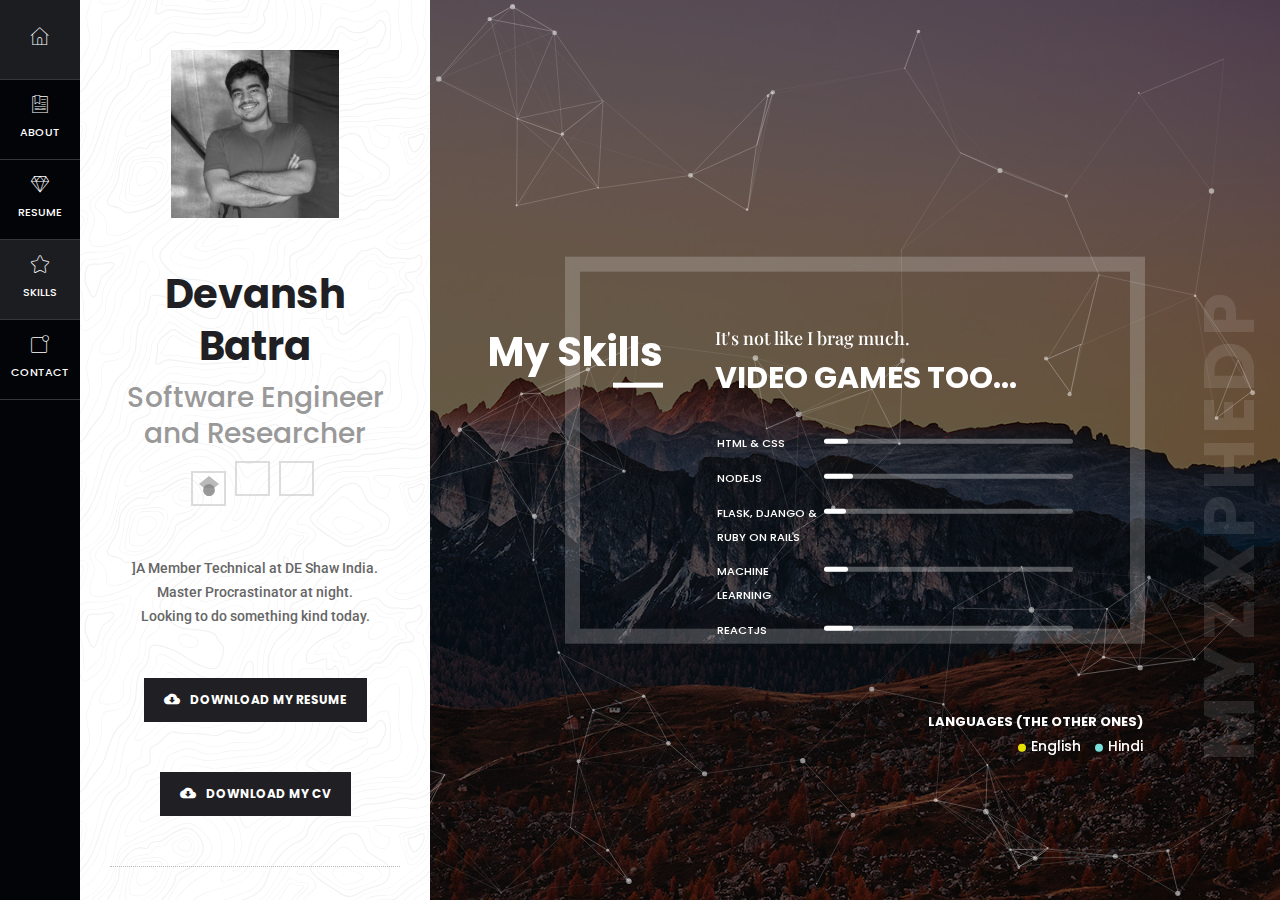
<file: skill.html>
<!DOCTYPE html>
<html lang="en">
<head>
    <meta charset="utf-8" >
    <meta name="viewport" content="width=device-width, initial-scale=1, user-scalable=no">
    <title>My Skills | Devansh Batra</title>

	<meta content="Devansh Batra - Member Technical at DE Shaw India. " name="description">
	<meta content="Devansh Batra, Devansh, Batra, NSIT, Netaji, Subhas, Institute, Technology, engineer, devansh, batra" name="keywords">
	<meta content="Devansh Batra" name="author">

	<meta property="og:site_name" content="-CUSTOMER VALUE-">
	<meta property="og:title" content="-CUSTOMER VALUE-">
	<meta property="og:description" content="-CUSTOMER VALUE-">
	<meta property="og:type" content="website">
	<meta property="og:image" content="-CUSTOMER VALUE-"><!-- link to image for social -->
	<meta property="og:url" content="-CUSTOMER VALUE-">

	<link rel="icon" href="favicon.ico" type="image/x-icon">

    <!-- loading style -->
    <link rel="stylesheet" type="text/css" href="assets/css/loading.css">
    <!-- font icon -->
    <link rel="stylesheet" type="text/css" href="assets/css/fontperstar.css">
    <!-- bootstrap style -->
    <link rel="stylesheet" type="text/css" href="assets/css/lib/bootstrap.min.css">
    <!-- animate style -->
    <link rel="stylesheet" type="text/css" href="assets/css/lib/animate.min.css">
    <!-- owl carousel style -->
    <link rel="stylesheet" type="text/css" href="assets/css/lib/owl.carousel.min.css">
    <!-- main style -->
    <link rel="stylesheet" type="text/css" href="assets/css/main-style.css">
    <!-- embed font -->
    <link href="https://fonts.googleapis.com/css?family=Roboto:300,400" rel="stylesheet">
    <link href="https://fonts.googleapis.com/css?family=Poppins:200,400,700" rel="stylesheet">
    <link href="https://fonts.googleapis.com/css?family=Playfair+Display:400i" rel="stylesheet">
    <link rel="stylesheet" href="https://use.fontawesome.com/releases/v5.5.0/css/all.css" integrity="sha384-B4dIYHKNBt8Bc12p+WXckhzcICo0wtJAoU8YZTY5qE0Id1GSseTk6S+L3BlXeVIU" crossorigin="anonymous">
</head>

<body>
    <!-- LOADING PAGE -->
    <div id="loading" class="animated">
        <div class="circle"></div>
    </div>
    <!-- #LOADING PAGE -->
    <div class="body-overlay"></div>
	<!-- SIDEBAR LEFT -->
	<div class="sidebar-left animated">
        <div id="bars">
            <span class="bar"></span>
        </div>
		<ul class="nav">
			<li><a href="index.html"><i class="ps ps-home"></i><span>Home</span></a></li>
			<li><a href="about.html"><i class="ps ps-bookmark"></i><span>About</span></a></li>
			<li><a href="resume.html"><i class="ps ps-diamond"></i><span>Resume</span></a></li>
			<li><a href="skill.html" class="active"><i class="ps ps-star"></i><span>Skills</span></a></li>
			<!-- <li><a href="portfolio.html"><i class="ps ps-list"></i><span>Portfolio</span></a></li> -->
			<li><a href="contact.html"><i class="ps ps-notification"></i><span>Contact</span></a></li>
		</ul>
	</div>
	<!-- #SIDEBAR LEFT -->
	<!-- VCARD BOX -->
    <div class="vcard-box animated">
		<div class="avatar-section">
			<img src="assets/images/avatar.jpg" alt="avatar" />
		</div>
		<div class="infor-section">
			<h4 class="name-title">Devansh Batra</h4>
			<h5 class="sub-title">Software Engineer and Researcher</h5>
			<ul class="list-social">
				<li><a target="_blank" href="https://scholar.google.co.in/citations?user=IzZcF24AAAAJ&hl=en"><img style="width: 20px; height: 20px; vertical-align: unset;" src="./assets/images/google-scholar.svg"></img></a></li>
				<li><a target="_blank" href="https://www.linkedin.com/in/devanshbatra04"><i class="fab fa-2x fa-linkedin"></i></a></li>
				<li><a target="_blank" href="https://github.com/devanshbatra04/"><i class="fab fa-2x fa-github"></i></a></li>
			</ul>
			<div class="description wrap-text">]A
				Member Technical at DE Shaw India. <br>
				Master Procrastinator at night. <br>
				Looking to do something kind today. <br>
			</div>
			<div class="btn-downloadcv">
				<a href="assets/resume.pdf"><i class="ps ps-download"></i> Download My Resume</a>
			</div>
			<div class="btn-downloadcv">
				<a href="assets/CV.pdf"><i class="ps ps-download"></i> Download My CV</a>
			</div>
		</div>
		<div class="footer-section">
			<!--<p>&copy; Mr.Dat 2018 . All rights reserved.</p>-->
		</div>
	</div>
	<!-- #VCARD BOX -->
	<!-- CONTENTS -->
	<div class="content-wrap animated">
        <div class="background" style="background-image: url(assets/images/bg/4.jpg);">
            <div id="particles-js"></div>
        </div>

		<div class="content-flex">
            <div class="regtangle">
                <h3 class="title-pro">My Skills</h3>
            </div>
        </div>

        <div class="c-common sub-page">
            <div class="c-common-text clearfix">
                <h2 class="pre-header">It's not like I brag much.</h2>
                <h1>Video Games too...</h1>
            </div>
        </div>

        <div class="skills-container clearfix">
            <div class="bar">
                <div class="skill">HTML &amp; CSS</div>
                <div class="bar-outer">
                    <div class="speech-bubble html">75%</div>
                    <div class="bar-inner ht"></div>
                </div>
            </div>
            <div class="bar">
                <div class="skill">NodeJS</div>
                <div class="bar-outer">
                    <div class="speech-bubble node">90%</div>
                    <div class="bar-inner nd"></div>
                </div>
            </div>
            <div class="bar">
                <div class="skill">Flask, Django &amp Ruby on Rails</div>
                <div class="bar-outer">
                    <div class="speech-bubble flask">70%</div>
                    <div class="bar-inner flsk"></div>
                </div>
            </div>
            <div class="bar">
                <div class="skill">Machine Learning</div>
                <div class="bar-outer">
                    <div class="speech-bubble photo">75%</div>
                    <div class="bar-inner ph"></div>
                </div>
            </div>
            <div class="bar">
                <div class="skill">ReactJS</div>
                <div class="bar-outer">
                    <div class="speech-bubble illustrator">90%</div>
                    <div class="bar-inner il"></div>
                </div>
            </div>
            <div class="skill-language">
                <span>Languages (the other ones)</span>
                <ul>
                    <li>English</li>
                    <li>Hindi</li>
                </ul>
            </div>
        </div>

		<div class="text-free">MY SKILLS</div>
	</div>
	<!-- #CONTENTS -->

	<!-- js plugin -->
	<script type="text/javascript" src="assets/js/lib/jquery.min.js"></script>
	<script type="text/javascript" src="assets/js/lib/bootstrap.min.js"></script>
	<script type="text/javascript" src="assets/js/lib/owl.carousel.min.js"></script>
	<script type="text/javascript" src="assets/js/lib/parallax.min.js"></script>
	<script type="text/javascript" src="assets/js/lib/descrambler.min.js"></script>
	<script type="text/javascript" src="assets/js/lib/particles.min.js"></script>
	<script type="text/javascript" src="assets/js/functions.js"></script>
</body>
</html>
</file>
<file: assets/css/loading.css>
#loading {
    display: none;
    position: fixed;
    top: 0;
    right: 0;
    bottom: 0;
    left: 0;
    z-index: 9999;
    background-color: #030408;
}
#loading .circle {
  position: absolute;
  top: 50%;
  left: 50%;
  width: 80px;
  height: 80px;
  margin-top: -40px;
  margin-left: -40px;
  border-radius: 50%;
  border: solid 5px #222;
  border-top-color: #ccc;
  animation: spin 1s infinite linear;
}
#loading.loaded {
  display: none;
}
@keyframes spin {
  100% {
    -webkit-transform: rotate(360deg);
  }
}
@media (min-width: 992px) {
  #loading {
    display: block;
  }
}
</file>
<file: assets/css/fontperstar.css>
@font-face {
  font-family: 'perstar';
  src:  url('../fonts/perstar.eot?9zevo5');
  src:  url('../fonts/perstar.eot?9zevo5#iefix') format('embedded-opentype'),
    url('../fonts/perstar.ttf?9zevo5') format('truetype'),
    url('../fonts/perstar.woff?9zevo5') format('woff'),
    url('../fonts/perstar.svg?9zevo5#perstar') format('svg');
  font-weight: normal;
  font-style: normal;
}

.ps {
  /* use !important to prevent issues with browser extensions that change fonts */
  font-family: 'perstar' !important;
  speak: none;
  font-style: normal;
  font-weight: normal;
  font-variant: normal;
  text-transform: none;
  line-height: 1;

  /* Better Font Rendering =========== */
  -webkit-font-smoothing: antialiased;
  -moz-osx-font-smoothing: grayscale;
}

.ps-behance:before {
  content: "\e900";
}
.ps-bookmark:before {
  content: "\e901";
}
.ps-compass:before {
  content: "\e902";
}
.ps-diamond:before {
  content: "\e903";
}
.ps-download:before {
  content: "\e904";
}
.ps-facebook:before {
  content: "\e905";
}
.ps-fingerprint:before {
  content: "\e906";
}
.ps-flag:before {
  content: "\e907";
}
.ps-googleplus:before {
  content: "\e908";
}
.ps-home:before {
  content: "\e909";
}
.ps-id-card:before {
  content: "\e90a";
}
.ps-layers:before {
  content: "\e90b";
}
.ps-left-arrow:before {
  content: "\e90c";
}
.ps-list:before {
  content: "\e90d";
}
.ps-multiply:before {
  content: "\e90e";
}
.ps-notebook:before {
  content: "\e90f";
}
.ps-notification:before {
  content: "\e910";
}
.ps-right-arrow:before {
  content: "\e911";
}
.ps-star:before {
  content: "\e912";
}
.ps-twitter:before {
  content: "\e913";
}
.ps-umbrella:before {
  content: "\e914";
}
.ps-worldwide:before {
  content: "\e915";
}
</file>
<file: assets/css/main-style.css>
/*-------------------------------------------------------------------/*
Template name : PerStar
Version    : 1.0.0
Author     : Devansh Batra
Last change: 2018/05/06
/*-------------------------------------------------------------------
[Color codes]
    Background:   #030408
    Body Color :  #666666
    Accent color: #030408
[Typography]
    Body:           14px Roboto, sans-serif;
    Heading:        Poppins, sans-serif;
    Small Heading:  Playfair Display, serif;

[Table of contents]

    1. COMMON STYLES
    2. LEFT SIDEBAR
    3. VCARD
    4. CONTENT
        4.1. Common
    	4.2. Home
    	4.3. About
    	4.4. Resume
    	4.5. Skill
    	4.6. Portfolio
    	4.7. Contact
    5. RESPONSIVE

-------------------------------------------------------------------*/
/*-------------------
1. COMMON STYLES
---------------------*/
body {
  font-family: 'Poppins', sans-serif;
  font-size: 14px;
  line-height: 24px;
  color: #333;
  background-color: #030408;
  font-weight: 500;
  -webkit-font-smoothing: antialiased;
}
img {
  max-width: 100%;
}
h1,
h2,
h3,
h4,
h5,
h6 {
  line-height: 1.3em;
  margin-top: 0;
  color: #222;
}
h1 {
  font-size: 36px;
}
h2 {
  font-size: 30px;
}
h3 {
  font-size: 24px;
}
h4 {
  font-size: 20px;
}
h5 {
  font-size: 16px;
}
h6 {
  font-size: 14px;
}
button:focus {
  outline: none;
}
a {
  color: #ffffff;
  text-decoration: none;
  transition: all 0.3s ease 0s;
}
.transition {
  transition: all 0.3s ease 0s;
}
a:hover,
a:focus {
  text-decoration: none;
  color: inherit;
  outline: none;
}
p {
  margin-bottom: 22px;
}
ul,
ol {
  margin: 0;
  padding: 0;
}
ul ul,
ol ol,
ul ol,
ol ul {
  padding-left: 30px;
}
.wrap-text {
  font-family: 'Roboto', sans-serif;
  font-size: 14px;
  font-weight: 300px;
  color: #666666;
}
.wrap-text a {
  color: #666666;
}
.pre-header {
  font-family: 'Playfair Display', serif;
  font-size: 20px;
}
.line {
  width: 40px;
  height: 5px;
  background-color: #fff;
  display: block;
  margin-bottom: 30px;
}
.mt20 {
  margin-top: 20px;
}
.mt30 {
  margin-top: 30px;
}
.grey {
  background-color: #ccc;
}
::-webkit-input-placeholder {
  color: inherit;
  opacity: 1;
  filter: alpha(opacity=100);
}
:-moz-placeholder {
  /* Firefox 18- */
  color: inherit;
  opacity: 1;
  filter: alpha(opacity=100);
}
::-moz-placeholder {
  /* Firefox 19+ */
  color: inherit;
  opacity: 1;
  filter: alpha(opacity=100);
}
:-ms-input-placeholder {
  color: inherit;
  opacity: 1;
  filter: alpha(opacity=100);
}
::-webkit-scrollbar {
  width: 10px;
  background-color: #F5F5F5;
}
::-webkit-scrollbar:horizontal {
  height: 10px;
}
::-webkit-scrollbar-thumb {
  background-color: #030408;
}
::-webkit-scrollbar-track {
  -webkit-box-shadow: inset 0 0 10px rgba(0, 0, 0, 0.5);
  background-color: #F5F5F5;
}
.body-overlay {
  position: fixed;
  top: 0;
  right: 0;
  bottom: 0;
  left: 0;
  z-index: 1;
  background-color: rgba(0, 0, 0, 0.75);
  opacity: 0;
  visibility: hidden;
  transition: 0.25s all ease-in-out;
}
.body-overlay.open {
  opacity: 1;
  visibility: visible;
}
.list-social {
  list-style: none;
  width: 100%;
}
.list-social li {
  display: inline-block;
  width: 35px;
  height: 35px;
  line-height: 37px;
  text-align: center;
  border: 2px solid #cecece;
  margin-right: 5px;
  opacity: 0.7;
  transition: all 0.25s ease-in-out;
  cursor: pointer;
}
.list-social li a{
  color: black
}
.list-social li .ps {
  font-size: 18px;
}
.list-social li:hover {
  border-color: #030408;
  opacity: 1;
}
.list-social li:hover a {
  color: #030408;
}
#particles-js {
  position: absolute;
  width: 100%;
  height: 100%;
  background: transparent;
  z-index: 1;
}
/*-------------------
2. LEFT SIDEBAR
---------------------*/
.sidebar-left {
  position: fixed;
  top: 0;
  left: -100%;
  width: 100%;
  height: 100%;
  padding-top: 80px;
  background-color: #030408;
  z-index: 9;
  transition: all 0.5s ease-in-out;
}
.sidebar-left.on {
  left: 0;
  width: 100%;
}
.sidebar-left .nav {
  display: block;
  flex-wrap: initial;
  height: 100%;
  overflow: hidden;
  overflow-y: auto;
}
.sidebar-left .nav li {
  display: table;
  float: left;
  width: 50%;
  height: 80px;
  border-bottom: 1px solid rgba(255, 255, 255, 0.2);
}
.sidebar-left .nav li a {
  display: table-cell;
  vertical-align: middle;
  height: 100%;
  text-transform: uppercase;
  font-size: 11px;
  text-align: center;
}
.sidebar-left .nav li a .ps {
  font-size: 18px;
}
.sidebar-left .nav li a span {
  display: block;
}
.sidebar-left .nav li a.active {
  background-color: rgba(255, 255, 255, 0.1);
}
.sidebar-left .nav li a:hover {
  background-color: rgba(255, 255, 255, 0.1);
  color: #fff;
}
.sidebar-left .nav li:first-child span {
  display: none;
}
/*-------------------
3. VCARD
---------------------*/
.vcard-box {
  width: 350px;
  height: 100%;
  overflow-y: auto;
  position: fixed;
  z-index: 8;
  top: 0px;
  padding: 0px 30px;
  left: 80px;
  background: url("../images/topography.svg") #fff repeat top left;
}
.vcard-box .avatar-section {
  width: 168px;
  height: 168px;
  margin: auto;
  margin-top: 50px;
  margin-bottom: 50px;
}
.vcard-box .avatar-section img {
  width: 100%;
}
.vcard-box .infor-section {
  width: 100%;
  text-align: center;
}
.vcard-box .infor-section .name-title {
  font-size: 40px;
  color: #201f24;
  font-weight: 700;
}
.vcard-box .infor-section .sub-title {
  font-size: 28px;
  color: #999999;
}
.vcard-box .infor-section .description {
  margin-top: 50px;
  text-align: justify;
  text-align-last: center;
  display: block;
}
.vcard-box .infor-section .btn-downloadcv {
  background-color: #201f24;
  display: inline-block;
  padding: 10px 20px;
  text-align: center;
  text-transform: uppercase;
  font-weight: 700;
  font-size: 12px;
  margin-top: 50px;
  transition: all 0.3s ease 0s;
}
.vcard-box .infor-section .btn-downloadcv .ps {
  font-size: 16px;
  margin-right: 7px;
  vertical-align: -2px;
}
.vcard-box .infor-section .btn-downloadcv:hover {
  opacity: 0.8;
  transition: all 0.3s ease 0s;
}
.vcard-box .infor-section .btn-downloadcv a:hover {
  color: #fff;
}
.vcard-box .footer-section {
  border-top: 1px dotted #b9b9b9;
  text-align: center;
  display: block;
  margin-top: 50px;
}
.vcard-box .footer-section p {
  margin-top: 30px;
  color: #666666;
}
/*-------------------
4. CONTENT
---------------------*/
/*
4.1. Common
*/
.content-wrap {
  position: relative;
  background-color: #030408;
}
.content-wrap .background-video {
  width: 100%;
  height: 100%;
  position: absolute;
  top: 0px;
  left: 0px;
}
.content-wrap .content-flex {
  position: relative;
  height: 100vh;
}
.content-wrap .content-flex .regtangle {
  position: absolute;
  top: 50%;
  left: 50%;
  width: 100%;
  height: calc(0px +  580px*2/5);
  -webkit-transform: translate(-50%, -50%);
          transform: translate(-50%, -50%);
  z-index: 4;
  display: block;
  border: 15px solid rgba(255, 255, 255, 0.2);
}
.content-wrap .c-common {
  position: relative;
  padding: 0 30px 50px;
}
.content-wrap .c-common:not(.sub-page) {
  position: absolute;
  top: 0;
  width: 100%;
  height: 100vh;
  padding: 0;
}
.content-wrap .c-common:not(.sub-page) .c-common-text {
  position: absolute;
  top: 50%;
  left: 50%;
  -webkit-transform: translate(-50%, -50%);
          transform: translate(-50%, -50%);
  width: 100%;
  padding: 0 30px;
  z-index: 4;
}
.content-wrap .c-common:not(.sub-page) .c-common-text h1 {
  font-size: 60px;
}
.content-wrap .c-common .c-common-text h1 {
  font-weight: 700;
  color: #fff;
  text-transform: uppercase;
}
.content-wrap .c-common .c-common-text h2 {
  color: #fff;
  font-size: 18px;
}
.content-wrap .c-common .c-common-text .c-common-des {
  color: #fff;
  font-size: 15px;
}
.content-wrap .c-common .c-common-text .action-btn {
  display: block;
  margin-top: 20px;
}
.content-wrap .c-common .c-common-text .action-btn a:hover {
  opacity: 0.4;
  color: #fff;
}
.content-wrap .c-common .c-common-text .action-btn .preview {
  width: 30px;
  display: inline-block;
  margin-right: 10px;
}
.content-wrap .c-common .c-common-text .action-btn .next {
  width: 30px;
  display: inline-block;
}
.content-wrap .text-free {
  font-size: 70px;
  letter-spacing: 5px;
  font-weight: 700;
  opacity: 0.1;
  text-transform: uppercase;
  position: fixed;
  width: 800px;
  height: 0px;
  line-height: 0px;
  z-index: 2;
  color: #fff;
  bottom: -25px;
  right: -750px;
  /* IE 9 */
  -webkit-transform: rotate(-90deg);
  /* Safari */
  transform: rotate(-90deg);
  -webkit-transform-origin: left top;
  transform-origin: left top;
  text-align: center;
}
.content-wrap .background {
  position: fixed;
  top: 0;
  left: 0;
  z-index: 0;
  width: 100vw;
  height: 100vh;
  background-size: cover;
  background-position: top center;
  background-repeat: no-repeat;
}
.content-wrap .background::after {
  content: '';
  position: absolute;
  top: 0px;
  left: 0px;
  width: 100vw;
  height: 100vh;
  background-color: rgba(0, 0, 0, 0.6);
}
/*
4.3. About
*/
.sub-page h1 {
  font-size: 30px !important;
}
.title-pro {
  position: absolute;
  font-size: 50px;
  font-weight: 700;
  color: #fff;
  width: 100%;
  text-align: center;
  top: 50%;
  -webkit-transform: translateY(-50%);
          transform: translateY(-50%);
}
.title-pro::after {
  content: "";
  display: block;
  position: absolute;
  left: 50%;
  -webkit-transform: translateX(-50%);
          transform: translateX(-50%);
  width: 50px;
  height: 5px;
  margin-top: 5px;
  background-color: #fff;
}
.list-count {
  width: 100%;
  list-style: none;
  padding: 0 30px 50px;
  z-index: 5;
  text-align: center;
}
.list-count li {
  float: left;
  width: 50%;
  padding: 10px 0 10px 20px;
  position: relative;
  text-align: left;
  opacity: 0.5;
  transition: all 0.3s ease 0s;
}
.list-count li h4 {
  position: relative;
  color: #fff;
  font-size: 40px;
  font-weight: 700;
  margin-bottom: 0px;
}
.list-count li h4::before {
  position: absolute;
  top: 50%;
  -webkit-transform: translateY(-50%);
          transform: translateY(-50%);
  left: -20px;
  content: "";
  width: 10px;
  height: 10px;
  background-color: #fff;
  border-radius: 10px;
}
.list-count li span {
  color: #fff;
  opacity: 0.6;
}
.list-count li:hover {
  opacity: 1;
  transition: all 0.3s ease 0s;
}
/*
4.4. Resume
*/
.resume-contents .content-modal {
  width: 100%;
  height: 100%;
  position: fixed;
  top: 0px;
  right: 0px;
  z-index: 5;
  background-color: #030408;
  overflow-x: hidden;
  overflow-y: auto;
  display: none;
}
.resume-contents .content-modal .closer-resume {
  display: block;
  position: absolute;
  top: 10px;
  right: 10px;
  z-index: 9;
  width: 30px;
  height: 30px;
  line-height: 30px;
  text-align: center;
  color: #fff;
  opacity: 0.5;
  cursor: pointer;
  transition: all 0.3s ease 0s;
}
.resume-contents .content-modal .closer-resume:hover {
  /* IE 9 */
  -webkit-transform: rotate(45deg);
  /* Safari */
  transform: rotate(45deg);
  opacity: 1;
}
.resume-contents .content-modal .resume-modal {
  width: 100%;
}
.resume-contents .content-modal .owl-nav {
  width: 100px;
  float: left;
  text-align: right;
  position: absolute;
  height: 50px;
  top: 70px;
  right: 60px;
}
.resume-contents .content-modal .owl-nav button {
  width: 30px;
  height: 30px;
  line-height: 30px;
  display: inline-block;
  margin-top: 18px;
  color: #fff;
  font-size: 0;
  text-align: center;
  cursor: pointer;
  opacity: 0.5;
  transition: all 0.3s ease 0s;
}
.resume-contents .content-modal .owl-nav button:hover {
  opacity: 1;
  transition: all 0.3s ease 0s;
}
.resume-contents .content-modal .owl-nav button::before {
  content: "";
  font-family: 'perstar' !important;
  speak: none;
  font-size: 16px;
  font-style: normal;
  font-weight: normal;
  font-variant: normal;
  text-transform: none;
  line-height: 1;
  -webkit-font-smoothing: antialiased;
  -moz-osx-font-smoothing: grayscale;
}
.resume-contents .content-modal .owl-nav .disabled {
  opacity: 0.1;
}
.resume-contents .content-modal .owl-nav .owl-prev::before {
  content: "\e90c";
}
.resume-contents .content-modal .owl-nav .owl-next::before {
  content: "\e911";
}
.resume-contents .content-modal .secondary:hover,
.resume-contents .content-modal .secondary:focus,
.resume-contents .content-modal .secondary:hover,
.resume-contents .content-modal .secondary:focus {
  color: #fff;
  opacity: 1;
}
.resume-contents .content-modal .cm-wraper {
  width: 100%;
  display: block;
  padding: 65px 30px 0 30px;
  z-index: 10;
  position: relative;
  float: left;
}
.resume-contents .content-modal .cm-wraper .content-modal-header {
  width: 100%;
  height: 100px;
  margin-top: 20px;
  display: block;
  float: left;
}
.resume-contents .content-modal .cm-wraper .content-modal-header .cmh-left {
  width: 100%;
  float: left;
  padding-left: 50px;
  color: #fff;
}
.resume-contents .content-modal .cm-wraper .content-modal-header .cmh-left .cmhl-sub-title {
  display: block;
  position: relative;
  font-family: 'Playfair Display', serif;
  font-size: 18px;
  opacity: 0.5;
  width: calc(100% - 90px);
}
.resume-contents .content-modal .cm-wraper .content-modal-header .cmh-left .cmhl-sub-title::before {
  content: "";
  width: 40px;
  height: 4px;
  background-color: #fff;
  position: absolute;
  left: -50px;
  top: 15px;
}
.resume-contents .content-modal .cm-wraper .content-modal-header .cmh-left .cmhl-main-title {
  display: block;
  font-size: 25px;
  font-weight: 700;
  margin-top: 15px;
  text-transform: uppercase;
}
.resume-contents .content-modal .cm-wraper .content-modal-header .cmh-btn-slider {
  float: left;
  width: 100px;
  text-align: right;
}
.resume-contents .content-modal .cm-wraper .content-modal-header .cmh-btn-slider .prev {
  width: 30px;
  height: 30px;
  display: inline-block;
  background: url('../images/icons/left-arrow.svg') center center no-repeat;
  background-size: 50%;
  font-size: 0px;
  margin-top: 18px;
  cursor: pointer;
  opacity: 0.3;
}
.resume-contents .content-modal .cm-wraper .content-modal-header .cmh-btn-slider .next {
  width: 30px;
  height: 30px;
  display: inline-block;
  background: url('../images/icons/right-arrow.svg') center center no-repeat;
  background-size: 50%;
  font-size: 0px;
  margin-top: 18px;
  cursor: pointer;
  opacity: 0.3;
}
.resume-contents .content-modal .cm-wraper .content-modal-header .cmh-textbg {
  width: 100%;
  font-size: 45px;
  font-weight: 700;
  color: #fff;
  opacity: 0.06;
  position: fixed;
  top: 92px;
  right: 0;
  text-transform: uppercase;
  text-align: right;
}
.resume-contents .content-modal .cm-wraper .content-modal-middle {
  width: 100%;
  padding-top: 30px;
  display: block;
  float: left;
}
.resume-contents .content-modal .cm-wraper .content-modal-middle .cmm-image {
  float: left;
  position: relative;
  width: 220px;
  height: 283px;
  margin-bottom: 80px;
}
.resume-contents .content-modal .cm-wraper .content-modal-middle .cmm-image img {
  width: 100%;
  z-index: 11;
  position: absolute;
}
.resume-contents .content-modal .cm-wraper .content-modal-middle .cmm-image .border-img {
  width: 220px;
  height: 283px;
  position: absolute;
  top: 50px;
  right: -50px;
  border: 10px solid #fff;
  opacity: 0.1;
}
.resume-contents .content-modal .cm-wraper .content-modal-middle .cmm-contents {
  float: left;
  color: #fff;
  padding-bottom: 50px;
  font-size: 16px;
}
.resume-contents .content-modal .cm-wraper .content-modal-middle .cmm-contents .link-web {
  display: block;
  opacity: 0.5;
}
.resume-contents .content-modal .cm-wraper .content-modal-middle .cmm-contents .link-web::before {
  content: "\e915";
  font-family: 'perstar' !important;
  speak: none;
  font-style: normal;
  font-weight: normal;
  font-variant: normal;
  text-transform: none;
  line-height: 1;
  -webkit-font-smoothing: antialiased;
  -moz-osx-font-smoothing: grayscale;
  margin-right: 10px;
  vertical-align: middle;
}
.resume-contents .content-modal .cm-wraper .content-modal-middle .cmm-contents .wrap-text {
  color: #fff;
  border-left: 3px solid rgba(255, 255, 255, 0.3);
  padding-left: 15px;
  font-size: 16px;
}
.resume-contents .content-modal .cm-wraper .content-modal-middle .cmm-contents ul {
  list-style: none;
  margin-left: 15px;
  columns: 2;
  -webkit-columns: 2;
  -moz-columns: 2;
  opacity: 0.7;
}
.resume-contents .content-modal .cm-wraper .content-modal-middle .cmm-contents ul li {
  line-height: 34px;
}
.resume-contents .content-modal .cm-wraper .content-modal-middle .cmm-pretext {
  font-size: 200px;
  font-weight: 700;
  color: #fff;
  position: absolute;
  right: 50px;
  bottom: 180px;
  opacity: 0.1;
}
.resume-contents .content-modal .cm-wraper .content-modal-middle .cmm-pretext:before {
  content: "0";
  font-size: 200px;
  font-weight: 700;
  color: #fff;
}
.resume-contents .content-modal .cm-wraper .content-modal-footer {
  width: 100%;
  height: 110px;
  display: block;
  float: left;
  margin-bottom: 30px;
}
.resume-contents .content-modal .cm-wraper .content-modal-footer .years-resume li {
  opacity: 0.3;
}
.resume-contents .content-modal .cm-wraper .content-modal-footer .years-resume li.active {
  opacity: 1;
}
.resume-contents .content-modal .cm-wraper .content-modal-footer .years-resume li:hover {
  opacity: 1;
}
.resume-contents .content-modal .cm-overlay {
  background-color: rgba(0, 0, 0, 0.75);
  width: 100%;
  height: 100%;
  z-index: 4;
  position: absolute;
}
.resume-contents .content-modal .cm-background {
  width: 100%;
  height: 100%;
  z-index: 2;
  position: absolute;
  background-position: center;
  background-size: cover;
}
/*
4.5. Skill
*/
.skills-container {
  position: relative;
  padding: 0 30px 50px;
}
.skills-container .bar {
  width: 100%;
  margin: 4px 0px;
  float: left;
}
.skills-container .bar .skill {
  font-size: 0.8em;
  text-transform: uppercase;
  margin-bottom: 0.25em;
  color: #fff;
  float: left;
  width: 30%;
}
.skills-container .bar .bar-outer {
  height: 5px;
  background: rgba(255, 255, 255, 0.3);
  position: relative;
  border-radius: 0.3em;
  width: 70%;
  float: right;
  margin-top: 8px;
}
.skills-container .bar .bar-outer .bar-inner {
  width: 0;
  height: 5px;
  border-radius: 0.3em;
}
.skills-container .bar .bar-outer .speech-bubble {
  font-size: 0.75em;
  line-height: 1.3em;
  position: absolute;
  top: -1.8em;
  text-align: center;
  min-width: 2.5em;
  border-radius: 0.3em;
  display: none;
}
.skills-container .bar .bar-outer .speech-bubble:after {
  border: 0.5em solid transparent;
  content: "";
  margin-left: -0.5em;
  position: absolute;
  top: 100%;
  left: 50%;
}
.skills-container .bar .bar-outer .html,
.skills-container .bar .bar-outer .photo,
.skills-container .bar .bar-outer .fluent {
  left: calc(75% - 1.5em);
}
.skills-container .bar .bar-outer .jquery {
  left: calc(25% - 1.5em);
}
.skills-container .bar .bar-outer .sketch,
.skills-container .bar .bar-outer .illustrator {
  left: calc(90% - 1.5em);
}
.skills-container .bar .bar-outer .indesign {
  left: calc(85% - 1.5em);
}
.skills-container .bar .bar-outer .ht,
.skills-container .bar .bar-outer .html {
  background: #fff;
}
.skills-container .bar .bar-outer .html:after {
  border-top-color: #fff;
}
.skills-container .bar .bar-outer .jq,
.skills-container .bar .bar-outer .jquery {
  background: #fff;
}
.skills-container .bar .bar-outer .jquery:after {
  border-top-color: #fff;
}
.skills-container .bar .bar-outer .sk,
.skills-container .bar .bar-outer .sketch {
  background: #fff;
}
.skills-container .bar .bar-outer .sketch:after {
  border-top-color: #fff;
}
.skills-container .bar .bar-outer .ph,
.skills-container .bar .bar-outer .photo {
  background: #fff;
}
.skills-container .bar .bar-outer .photo:after {
  border-top-color: #fff;
}
.skills-container .bar .bar-outer .il,
.skills-container .bar .bar-outer .illustrator {
  background: #fff;
}
.skills-container .bar .bar-outer .illustrator:after {
  border-top-color: #fff;
}
.skills-container .skill-language {
  width: 100%;
  float: left;
  margin-top: 30px;
  text-align: right;
}
.skills-container .skill-language span {
  text-transform: uppercase;
  font-size: 13px;
  color: #fff;
  font-weight: 700;
}
.skills-container .skill-language ul {
  list-style: none;
}
.skills-container .skill-language ul li {
  color: #fff;
  display: inline-block;
  margin-right: 10px;
}
.skills-container .skill-language ul li:before {
  content: "";
  width: 8px;
  height: 8px;
  border-radius: 8px;
  background-color: #e8e000;
  float: left;
  margin-top: 10px;
  margin-right: 5px;
}
.skills-container .skill-language ul li:last-child {
  margin-right: 0px;
}
.skills-container .skill-language ul li:last-child:before {
  background-color: #7adfdb;
}
/*
4.6. Portfolio
*/
.portfolio-list {
  position: relative;
  padding: 0 30px 50px;
  color: #fff;
  z-index: 3;
}
.portfolio-list .portfolio-ca div {
  text-align: center;
}
.portfolio-list .portfolio-ca div a {
  display: inline-block;
  width: 80px;
  height: 80px;
  line-height: 85px;
  text-align: center;
  background-color: rgba(255, 255, 255, 0.1);
  border-radius: 100%;
  font-size: 40px;
  margin-bottom: 30px;
}
.portfolio-list .portfolio-ca div .text-inslide {
  display: inline-block;
  width: 100%;
}
.portfolio-list .portfolio-ca div .text-inslide h4 {
  color: #fff;
  font-weight: 700;
  margin-bottom: 0px;
  display: block;
}
.portfolio-list .portfolio-ca div .text-inslide span {
  color: #fff;
  opacity: 0.6;
  display: block;
}
.portfolio-list .portfolio-ca .owl-dots {
  margin-top: 30px;
  text-align: center;
  font-size: 30px;
}
.portfolio-list .portfolio-ca .owl-dots button {
  width: 10px;
  height: 10px;
  background-color: #ccc;
  border-radius: 10px;
  margin-right: 5px;
  opacity: 0.3;
}
.portfolio-list .portfolio-ca .owl-dots .active {
  opacity: 0.7;
}
.modal-portfolio .content-modal-footer {
  padding: 0 30px 50px;
  text-align: center;
  color: #fff;
}
.modal-portfolio .content-modal-footer .cmfp-left {
  width: 100%;
  float: left;
  opacity: 0.5;
  margin-bottom: 15px;
}
.modal-portfolio .content-modal-footer .cmfp-right {
  width: 100%;
  float: right;
  text-transform: uppercase;
  font-weight: 700;
}
.modal-portfolio .content-modal-footer .cmfp-right span {
  opacity: 0.4;
}
.modal-portfolio .content-modal-footer .cmfp-right a:after {
  content: " - ";
  padding: 0px 5px;
}
.modal-portfolio .content-modal-footer .cmfp-right a:last-child:after {
  display: none;
}
/* portfolio detail */
.cm-portfolio .content-modal-middle .list-portfolio-images {
  margin: 0 -7.5px;
  padding-bottom: 30px;
}
.cm-portfolio .content-modal-middle .list-portfolio-images figure.snip1158 {
  float: left;
  position: relative;
  width: 50%;
  padding: 0 7.5px;
}
.cm-portfolio .content-modal-middle .list-portfolio-images figure.snip1158 span {
  position: relative;
  display: block;
  overflow: hidden;
}
.cm-portfolio .content-modal-middle .list-portfolio-images figure.snip1158 span:after {
  background: #000000;
  width: 0;
  height: 6px;
  position: absolute;
  left: 0;
  bottom: 0;
  content: '';
  transition: all 0.3s ease-in-out;
}
.cm-portfolio .content-modal-middle .list-portfolio-images figure.snip1158 img {
  opacity: 0.7;
  max-width: 100%;
  transition: all 0.3s ease 0s;
}
.cm-portfolio .content-modal-middle .list-portfolio-images figure.snip1158 figcaption {
  position: absolute;
  top: 50%;
  left: 0;
  width: 100%;
  padding: 0 30px;
  -webkit-transform: translateY(-50%);
  transform: translateY(-50%);
}
.cm-portfolio .content-modal-middle .list-portfolio-images figure.snip1158 h2,
.cm-portfolio .content-modal-middle .list-portfolio-images figure.snip1158 span {
  margin: 0;
  width: 100%;
}
.cm-portfolio .content-modal-middle .list-portfolio-images figure.snip1158 h2 {
  font-weight: 400;
  text-transform: uppercase;
}
.cm-portfolio .content-modal-middle .list-portfolio-images figure.snip1158 span {
  color: #e6e6e6;
  font-weight: 700;
  text-transform: uppercase;
}
.cm-portfolio .content-modal-middle .list-portfolio-images figure.snip1158 a {
  position: absolute;
  left: 0;
  right: 0;
  top: 0;
  bottom: 0;
  z-index: 1;
}
.cm-portfolio .content-modal-middle .list-portfolio-images figure.snip1158.white span:after {
  background-color: #fff;
}
.cm-portfolio .content-modal-middle .list-portfolio-images figure.snip1158.white span {
  color: #fff;
}
.cm-portfolio .content-modal-middle .list-portfolio-images figure.snip1158:hover img {
  -webkit-transform: scale(1.2);
  transform: scale(1.2);
  opacity: 1;
}
.cm-portfolio .content-modal-middle .list-portfolio-images figure.snip1158.hover img {
  -webkit-transform: scale(1.2);
  transform: scale(1.2);
  opacity: 1;
}
.cm-portfolio .content-modal-middle .list-portfolio-images figure.snip1158:hover span:after {
  width: 100%;
}
.cm-portfolio .content-modal-middle .list-portfolio-images figure.snip1158.hover span:after {
  width: 100%;
}
.cm-portfolio .content-modal-footer {
  height: 80px !important;
  bottom: 0px;
  padding-top: 30px;
}
.cm-portfolio .content-modal-footer .cmfp-left {
  width: 50%;
  float: left;
  text-align: left;
  color: #fff;
  opacity: 0.5;
}
.cm-portfolio .content-modal-footer .cmfp-right {
  width: 50%;
  float: right;
  text-align: right;
  color: #fff;
  text-transform: uppercase;
  font-weight: 700;
}
.cm-portfolio .content-modal-footer .cmfp-right span {
  opacity: 0.4;
}
.cm-portfolio .content-modal-footer .cmfp-right a:before {
  content: " - ";
  padding: 0px 5px;
}
.popup-detail-portfolio {
  display: none;
  position: fixed;
  top: 0;
  right: 0;
  bottom: 0;
  left: 0;
  z-index: 12;
}
.popup-detail-portfolio .closer-popup-port {
  display: block;
  position: absolute;
  top: 10px;
  right: 20px;
  z-index: 9;
  width: 30px;
  height: 30px;
  line-height: 30px;
  text-align: center;
  color: #fff;
  opacity: 0.5;
  cursor: pointer;
  transition: all 0.3s ease 0s;
}
.popup-detail-portfolio .pdp-wrap {
  position: absolute;
  top: 50%;
  left: 50%;
  width: calc(100% - 30px);
  height: calc(100% - 90px);
  overflow-x: hidden;
  overflow-y: auto;
  -webkit-transform: translate(-50%, -50%);
          transform: translate(-50%, -50%);
  z-index: 13;
  padding: 15px;
  border-radius: 3px;
  background-color: #fff;
  background: url("../images/topography.svg") #fff repeat top left;
  background-size: 30%;
}
.popup-detail-portfolio .pdp-wrap .pdp-wrap-left {
  float: left;
  width: 100%;
  overflow-x: auto;
  overflow-y: hidden;
}
.popup-detail-portfolio .pdp-wrap .pdp-wrap-left ul {
  list-style: none;
  width: -webkit-max-content;
  width: -moz-max-content;
  width: max-content;
}
.popup-detail-portfolio .pdp-wrap .pdp-wrap-left ul li {
  float: left;
  text-align: center;
  margin-right: 15px;
}
.popup-detail-portfolio .pdp-wrap .pdp-wrap-left ul li:last-child {
  margin-right: 0;
}
.popup-detail-portfolio .pdp-wrap .pdp-wrap-left ul li img {
  max-width: none;
  max-height: 180px;
}
.popup-detail-portfolio .pdp-wrap .pdp-wrap-right {
  float: left;
  padding: 0 30px;
  margin: 30px 0;
}
.popup-detail-portfolio .pdp-wrap .pdp-wrap-right .pdpwr-title {
  font-size: 24px;
  font-weight: 700;
  font-style: normal;
}
.popup-detail-portfolio .pdp-wrap .pdp-wrap-right .pdpwr-content .links {
  margin-top: 20px;
  display: inline-block;
  position: relative;
  opacity: 0.6;
}
.popup-detail-portfolio .pdp-wrap .pdp-wrap-right .pdpwr-content .links:before {
  content: "";
  width: 100%;
  height: 1px;
  border-bottom: 1px dotted #ccc;
  position: absolute;
  bottom: 0px;
  left: 0px;
}
.popup-detail-portfolio .pdp-wrap .pdp-wrap-right .pdpwr-content .links:hover {
  opacity: 1;
}
.popup-detail-portfolio .dpd-overlay {
  position: absolute;
  top: 0;
  left: 0;
  width: 100%;
  height: 100%;
  background-color: rgba(0, 0, 0, 0.6);
}
/*
4.7. Contact
*/
.contact-info {
  margin-top: 50px;
}
.contact-info span {
  color: #fff;
  font-size: 25px;
}
.contact-info ul {
  margin-top: 20px;
  list-style: none;
}
.contact-info ul li {
  color: #fff;
}
/*-------------------
5. RESPONSIVE
---------------------*/
#bars {
  position: absolute;
  top: 0;
  right: -80px;
  width: 80px;
  height: 80px;
  background-color: #030408;
  cursor: pointer;
  transition: all 0.8s ease-in-out;
}
#bars::before,
#bars::after,
#bars .bar {
  display: block;
  position: absolute;
  left: 50%;
  height: 1px;
  width: 25px;
  margin-left: -12.5px;
  background-color: #fff;
  opacity: 1;
  transition: 0.25s ease-in-out;
  -webkit-transform: rotate(0deg);
          transform: rotate(0deg);
}
#bars::before {
  content: "";
  top: 30px;
}
#bars::after {
  content: "";
  top: 48px;
}
#bars .bar {
  top: 50%;
  margin-top: -1.5px;
}
#bars.on {
  right: 0;
}
#bars.on .bar {
  left: 100%;
  visibility: hidden;
  opacity: 0;
}
#bars.on::before {
  top: 50%;
  -webkit-transform: translateY(-50%) rotate(-45deg);
          transform: translateY(-50%) rotate(-45deg);
}
#bars.on::after {
  top: 50%;
  -webkit-transform: translateY(-50%) rotate(45deg);
          transform: translateY(-50%) rotate(45deg);
}
.vcard-box {
  display: none;
}
@media (min-width: 576px) {
  /*-------------------
    4. CONTENT
    ---------------------*/
  /*
    4.1. Common
    */
  .content-wrap .content-flex .regtangle,
  .content-wrap .c-common:not(.sub-page) .c-common-text {
    width: 580px;
  }
  /*
    4.4. Resume
    */
  .cmh-textbg {
    padding-right: 80px;
    font-size: 60px !important;
  }
  /*
    4.5. Skill
    */
  .skills-container {
    padding-right: 100px;
  }
  /*
    4.6. Portfolio
    */
  .cm-portfolio .content-modal-middle .list-portfolio-images figure.snip1158 {
    width: 33.333%;
  }
}
@media (min-width: 768px) {
  /*-------------------
    4. CONTENT
    ---------------------*/
  /*
    4.1. Common
    */
  .content-wrap .content-flex .regtangle {
    height: calc(0px +  580px*2/3);
  }
  /*
    4.4. Resume
    */
  .cmh-textbg {
    padding-right: 180px;
  }
  .cmm-contents {
    width: 60%;
    margin-left: 55px;
    font-size: 14px !important;
  }
  /*
    4.6. Portfolio
    */
  .portfolio-list .portfolio-ca div {
    text-align: left;
  }
  .portfolio-list .portfolio-ca div a {
    margin-right: 10px;
  }
  .portfolio-list .portfolio-ca div .text-inslide {
    width: auto;
  }
}
@media (min-width: 992px) {
  body {
    overflow: hidden;
  }
  /*-------------------
    2. LEFT SIDEBAR
    ---------------------*/
  .sidebar-left {
    left: 0;
    width: 80px;
    padding-top: 0;
  }
  .sidebar-left .nav {
    display: flex;
    flex-wrap: wrap;
    height: auto;
    overflow: initial;
    overflow-y: initial;
  }
  .sidebar-left .nav li {
    float: none;
    width: 100%;
  }
  #bars {
    display: none;
  }
  .nav {
    margin-top: 0;
  }
  /*-------------------
    4. CONTENT
    ---------------------*/
  /*
    4.1. Common
    */
  .content-wrap {
    margin-left: 80px;
  }
  .content-wrap .c-common {
    position: absolute;
    top: 0;
    width: 100%;
    height: 100vh;
    padding: 0;
  }
  .content-wrap .c-common:not(.sub-page) .c-common-text {
    width: 580px;
    height: calc(0px + 580px*2/3);
    padding: 70px 0 50px 0;
  }
  .content-wrap .c-common-text {
    position: absolute;
    top: 50%;
    left: 50%;
    -webkit-transform: translate(-50%, -50%);
            transform: translate(-50%, -50%);
    width: 580px;
    height: calc(0px + 580px*2/3);
    padding: 70px 10px 50px 50px;
    margin-left: 100px;
    z-index: 4;
  }
  .content-wrap .c-common-text h1 {
    font-size: 60px;
  }
  .title-pro {
    top: 80px;
    right: 85%;
    text-align: right;
  }
  .title-pro::after {
    left: auto;
    right: 0;
    -webkit-transform: translateX(0);
            transform: translateX(0);
  }
  .list-count {
    position: absolute;
    bottom: 0;
    left: 0;
    text-align: center;
    padding: 0 20px;
  }
  .list-count li {
    float: none;
    display: inline-block;
    width: calc(100% / 5);
  }
  /*
    4.5. Skill
    */
  .skills-container {
    position: absolute;
    top: 50%;
    left: 50%;
    -webkit-transform: translate(-50%, -50%);
            transform: translate(-50%, -50%);
    width: calc(0px + 580px*0.7);
    height: calc(0px + 580px*2/3);
    padding: 170px 0 50px 50px;
    margin-left: 15px;
    z-index: 4;
  }
  .skills-container .bar .skill {
    width: 30%;
  }
  .skills-container .bar .bar-outer {
    width: 70%;
    float: right;
  }
  .skills-container .skill-language {
    margin-top: 60px;
    margin-left: 70px;
  }
  /*
    4.4. Resume
    */
  .resume-contents .content-modal {
    width: calc(100% -  80px);
    overflow-y: hidden;
  }
  .resume-contents .content-modal .resume-modal {
    height: 100%;
  }
  .resume-contents .content-modal .cm-background,
  .resume-contents .content-modal .cm-overlay,
  .resume-contents .content-modal .owl-stage-outer {
    height: 100vh;
  }
  .resume-contents .content-modal .cm-wraper {
    padding: 50px 50px 0 50px;
    height: 100vh;
  }
  .resume-contents .content-modal .cmm-contents {
    margin-left: 110px;
  }
  /*
    4.6. Portfolio
    */
  .portfolio-list {
    width: 80%;
    position: absolute;
    bottom: 30px;
    left: 50%;
    padding: 0 40px;
    -webkit-transform: translateX(-50%);
            transform: translateX(-50%);
  }
  .portfolio-list .portfolio-ca div a {
    margin-bottom: 0;
  }
  .portfolio-list .portfolio-ca .owl-dots {
    position: absolute;
    right: -35px;
    top: 50%;
    margin-top: 0;
    height: 34px;
    -webkit-transform: translateY(-50%);
            transform: translateY(-50%);
  }
  .cm-portfolio .content-modal-middle .list-portfolio-images {
    padding-bottom: 0;
    overflow-x: hidden;
    overflow-y: auto;
    max-height: 425px;
  }
  .modal-portfolio .content-modal-footer {
    width: 100%;
    height: 60px;
    padding: 0px 50px;
    z-index: 1;
    position: absolute;
    bottom: 0px;
    text-align: left;
  }
  .modal-portfolio .content-modal-footer .cmfp-left {
    width: 30%;
  }
  .modal-portfolio .content-modal-footer .cmfp-right {
    width: 70%;
    text-align: right;
  }
  .popup-detail-portfolio .closer-popup-port {
    right: 10px;
  }
  .popup-detail-portfolio .pdp-wrap {
    overflow: hidden;
  }
  .popup-detail-portfolio .pdp-wrap .pdp-wrap-left {
    width: 35%;
    height: 100%;
    overflow-x: hidden;
    overflow-y: auto;
  }
  .popup-detail-portfolio .pdp-wrap .pdp-wrap-left ul {
    width: 100%;
  }
  .popup-detail-portfolio .pdp-wrap .pdp-wrap-left ul li {
    width: 100%;
    margin-bottom: 15px;
    margin-right: 0;
  }
  .popup-detail-portfolio .pdp-wrap .pdp-wrap-left ul li img {
    max-width: 100%;
    max-height: none;
  }
  .popup-detail-portfolio .pdp-wrap .pdp-wrap-left ul li:last-child {
    margin-bottom: 0;
  }
  .popup-detail-portfolio .pdp-wrap .pdp-wrap-right {
    width: 65%;
    height: 100%;
    overflow-y: auto;
    overflow-x: hidden;
    margin: 0;
    padding: 30px;
  }
  .popup-detail-portfolio .pdp-wrap .pdp-wrap-right .pdpwr-title {
    font-size: 40px;
  }
}
@media (min-width: 1200px) {
  .vcard-box {
    display: block;
  }
  /*-------------------
    4. CONTENT
    ---------------------*/
  /*
    4.1. Common
    */
  .content-wrap {
    margin-left: 430px;
  }
  .title-pro {
    font-size: 40px;
  }
  /*
    4.4. Resume
    */
  .resume-contents .content-modal {
    width: calc(100% -  430px);
  }
  /*
    4.6. Portfolio
    */
  .portfolio-list {
    bottom: 20px;
  }
  .portfolio-list .portfolio-ca div a {
    float: left;
  }
  .portfolio-list .portfolio-ca div .text-inslide {
    padding-top: 20px;
  }
  .portfolio-list .portfolio-ca div .text-inslide h4 {
    font-size: 18px;
  }
  .cm-portfolio .content-modal-middle .list-portfolio-images {
    max-height: 340px;
  }
  .popup-detail-portfolio {
    left: auto;
    width: calc(100% -  430px);
  }
  .popup-detail-portfolio .pdp-wrap {
    width: calc(100% - 90px);
  }
  .popup-detail-portfolio .pdp-wrap .pdp-wrap-left {
    width: 45%;
  }
  .popup-detail-portfolio .pdp-wrap .pdp-wrap-right {
    width: 55%;
  }
}
@media (min-width: 1366px) {
  /*-------------------
    4. CONTENT
    ---------------------*/
  /*
    4.1. Common
    */
  .title-pro {
    font-size: 50px;
  }
  /*
    4.6. Portfolio
    */
  .portfolio-list .portfolio-ca div .text-inslide {
    padding-top: 8px;
  }
  .portfolio-list .portfolio-ca div .text-inslide h4 {
    font-size: 28px;
  }
}
@media (min-width: 1600px) {
  /*
    4.6. Portfolio
    */
  .portfolio-list .portfolio-ca div .text-inslide h4 {
    font-size: 40px;
  }
  .cm-portfolio .content-modal-middle .list-portfolio-images {
    max-height: 600px;
  }
}
@media (min-width: 1920px) {
  /*
    4.6. Portfolio
    */
  .portfolio-list .portfolio-ca div .text-inslide h4 {
    font-size: 40px;
  }
  .cm-portfolio .content-modal-middle .list-portfolio-images {
    max-height: 640px;
  }
}


.content-wrap .c-common.sub-page .c-common-des {
  padding-right: 140px;
}

/* SKILLSSSS          */
.skills-container .bar .bar-outer .nd,
.skills-container .bar .bar-outer .node {
  background: #fff;
}
.skills-container .bar .bar-outer .node:after {
  border-top-color: #fff;
}
.skills-container .bar .bar-outer .node {
  left: calc(90% - 1.5em);
}

.skills-container .bar .bar-outer .flsk,
.skills-container .bar .bar-outer .flask {
  background: #fff;
}
.skills-container .bar .bar-outer .flask:after {
  border-top-color: #fff;
}
.skills-container .bar .bar-outer .flask {
  left: calc(70% - 1.5em);
}

/*# sourceMappingURL=main-style.css.map */
</file>
